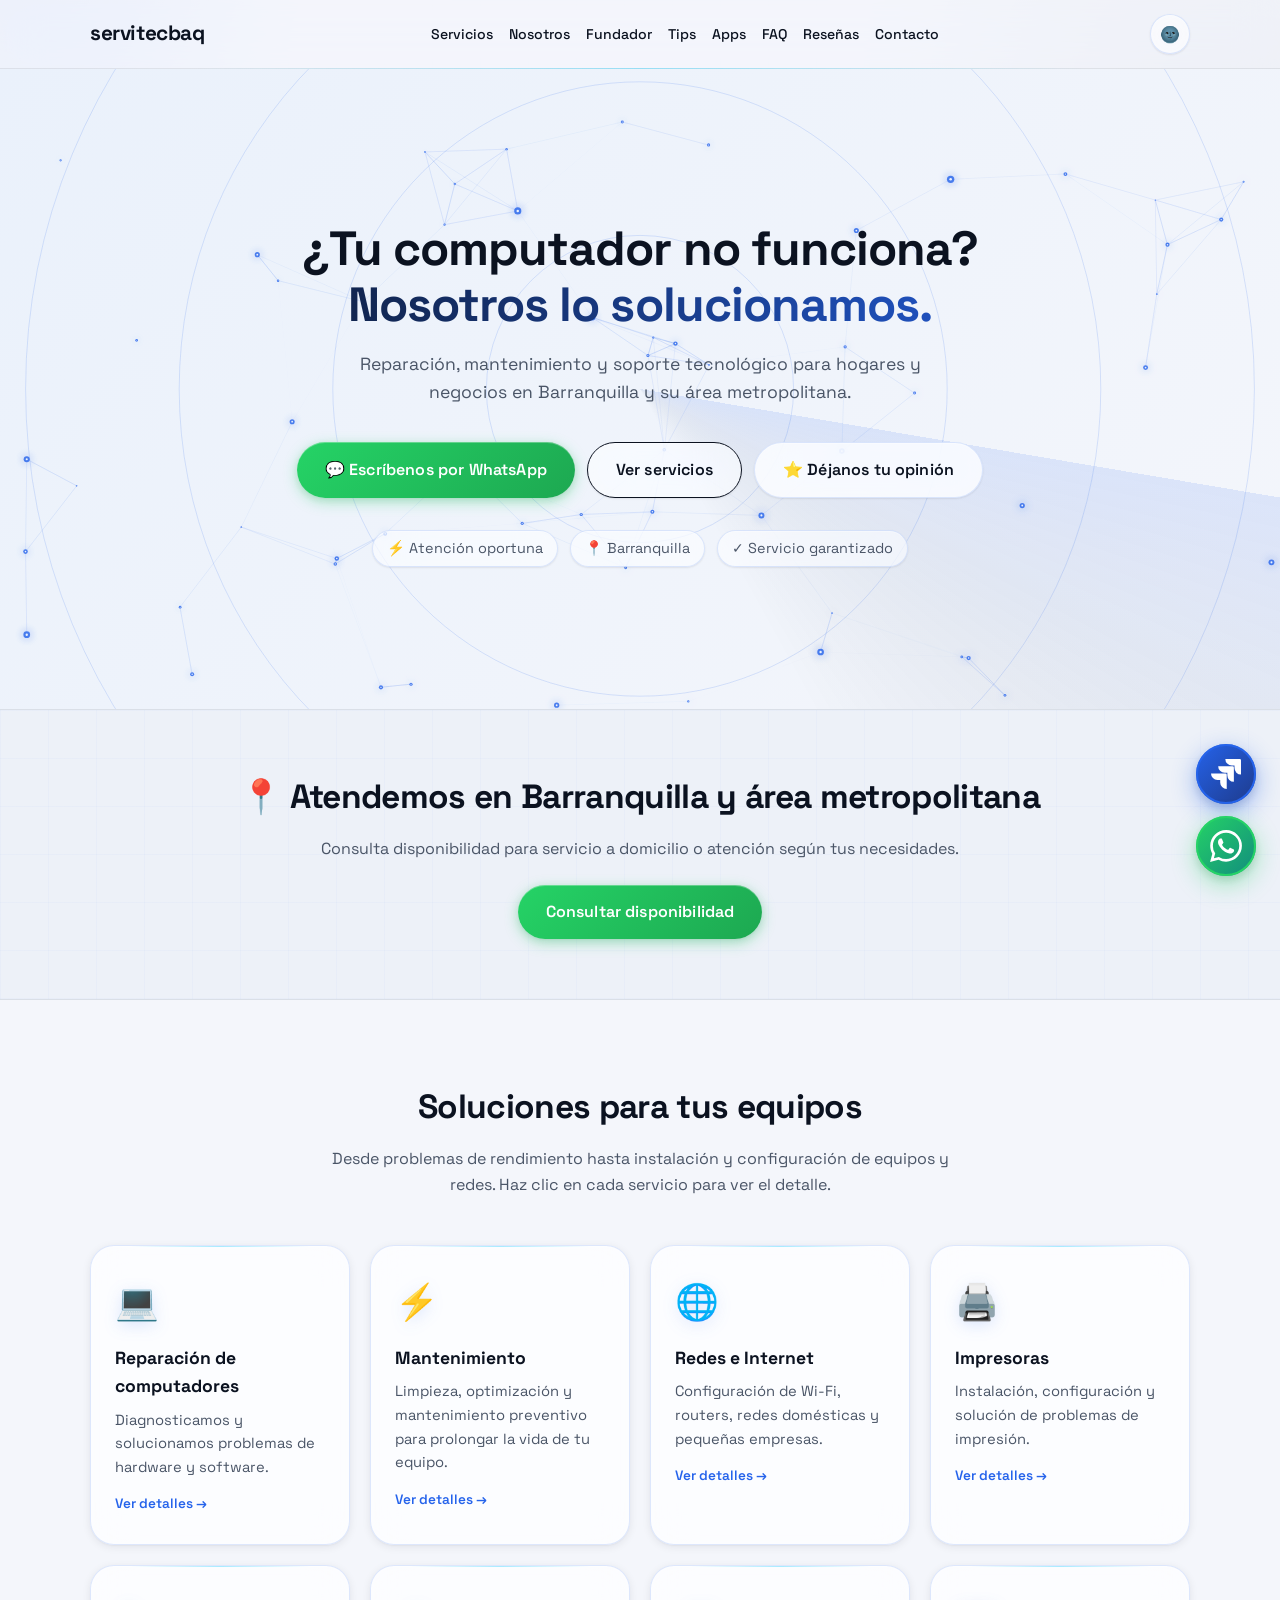
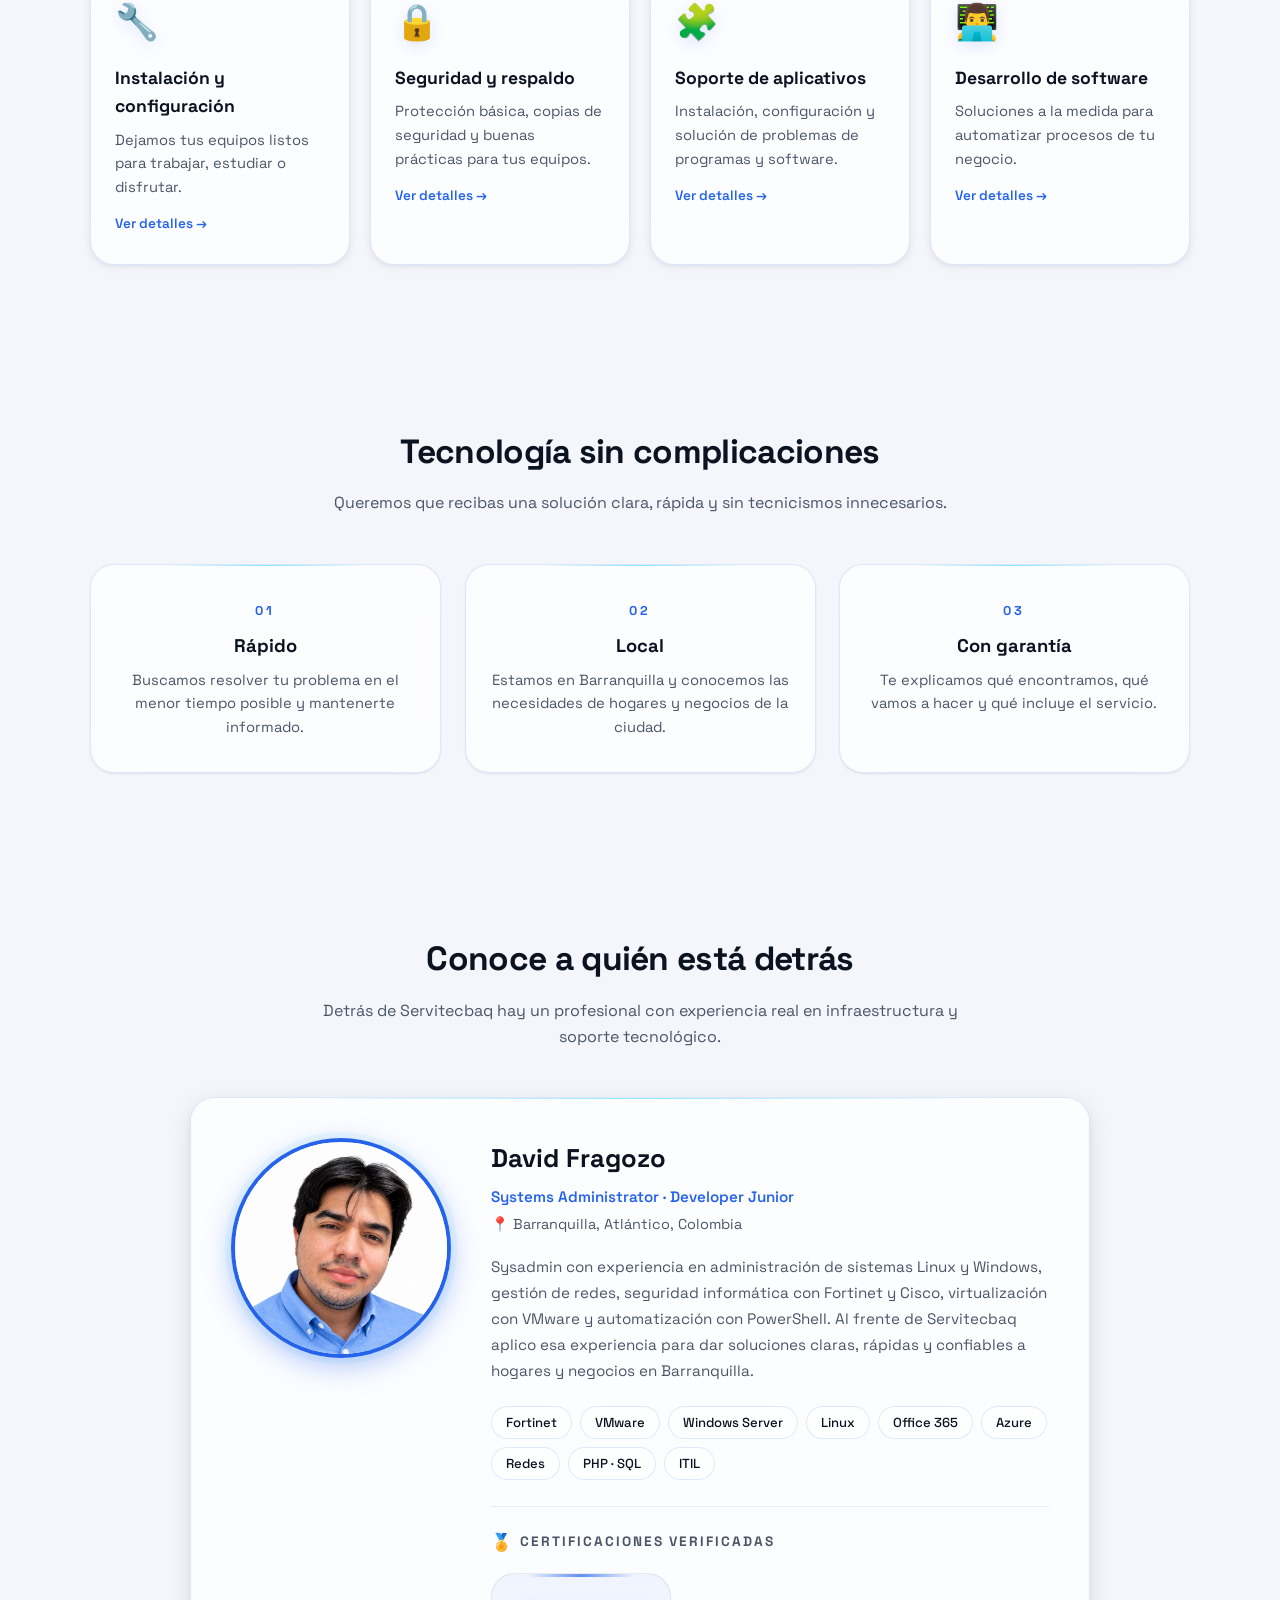
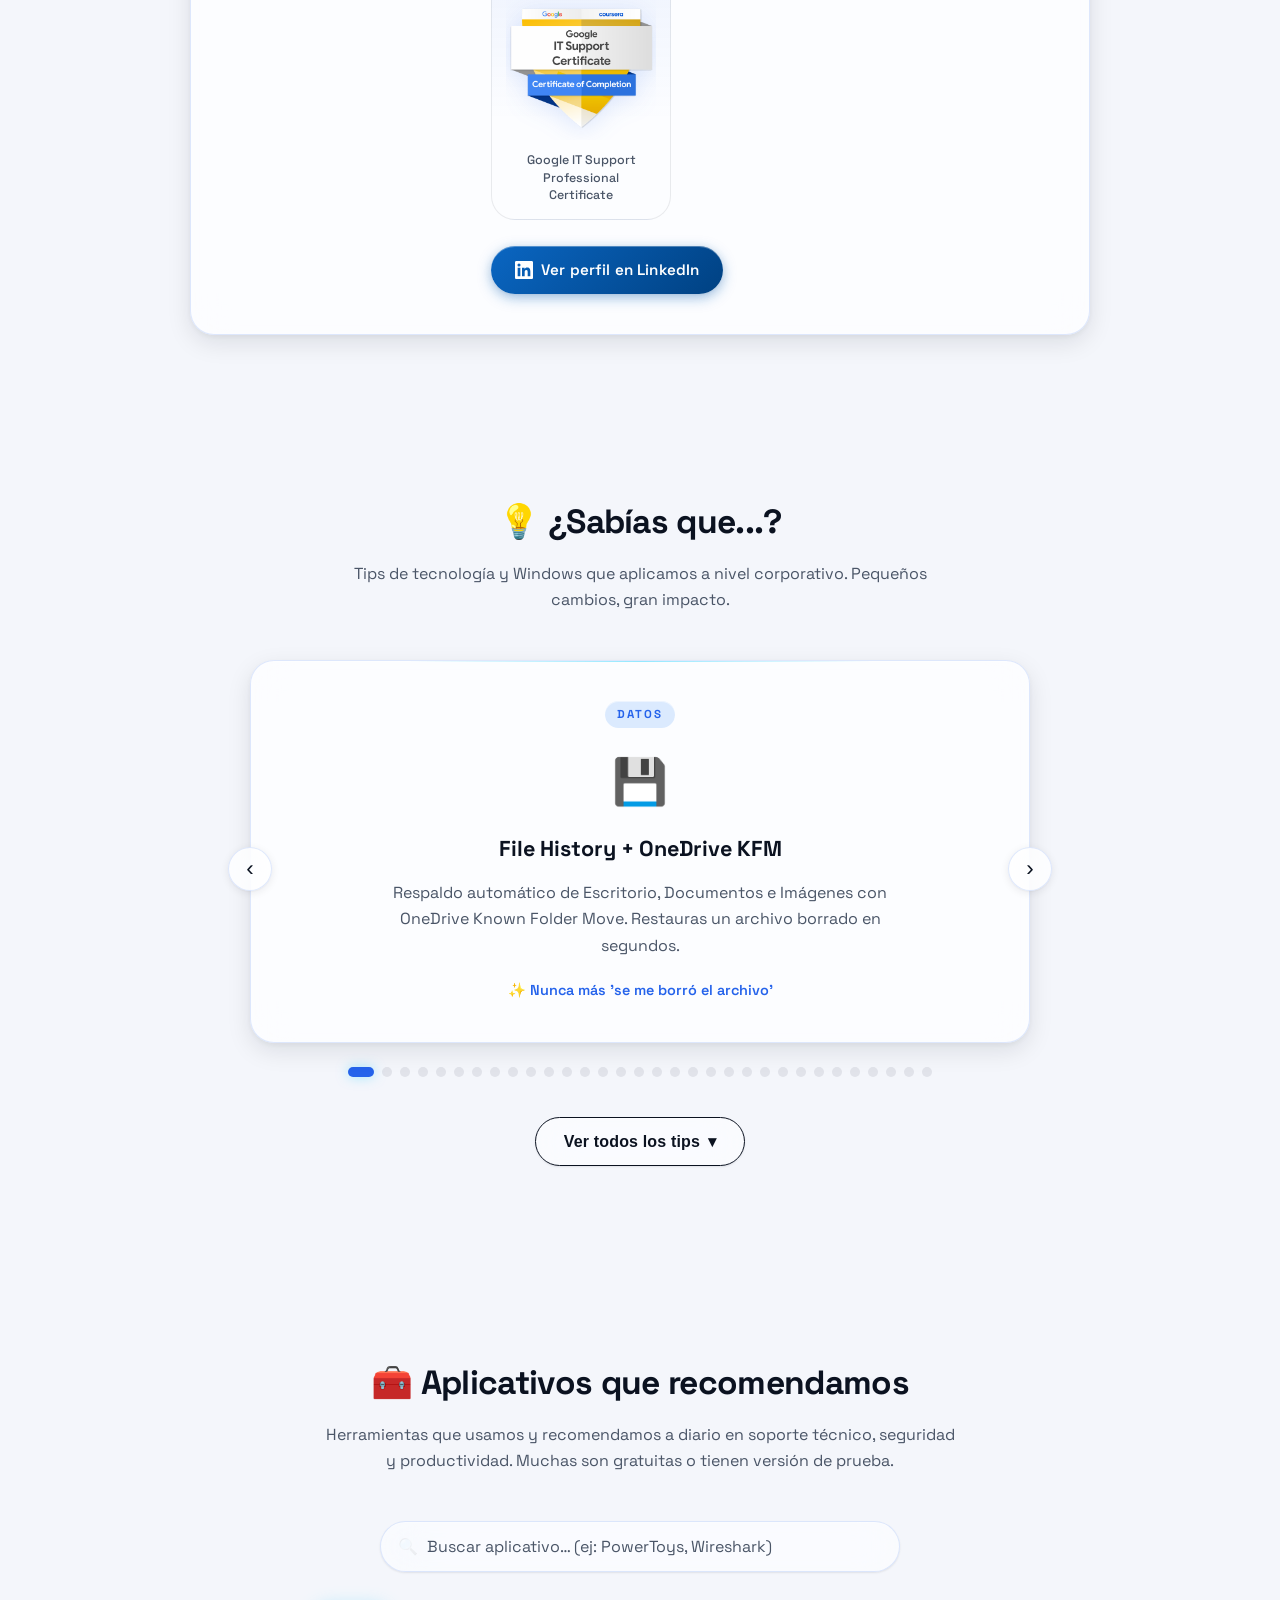
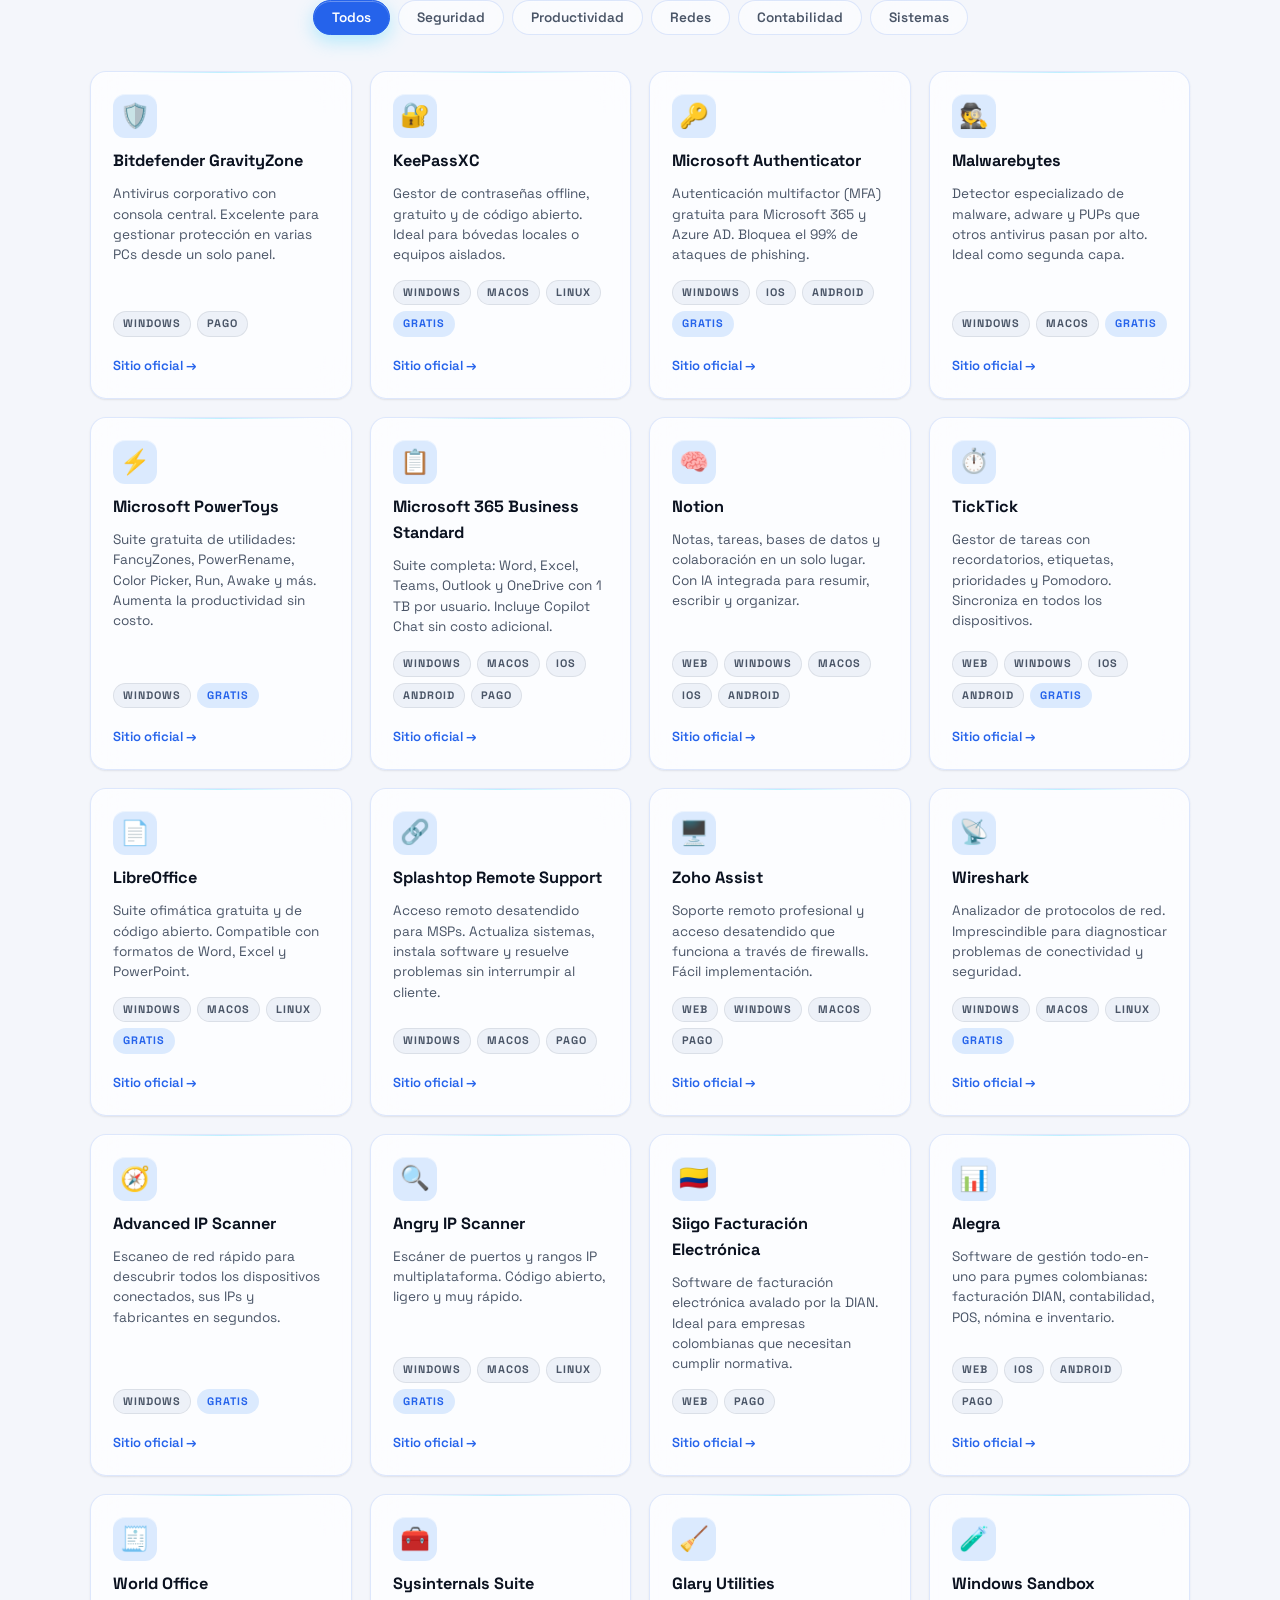
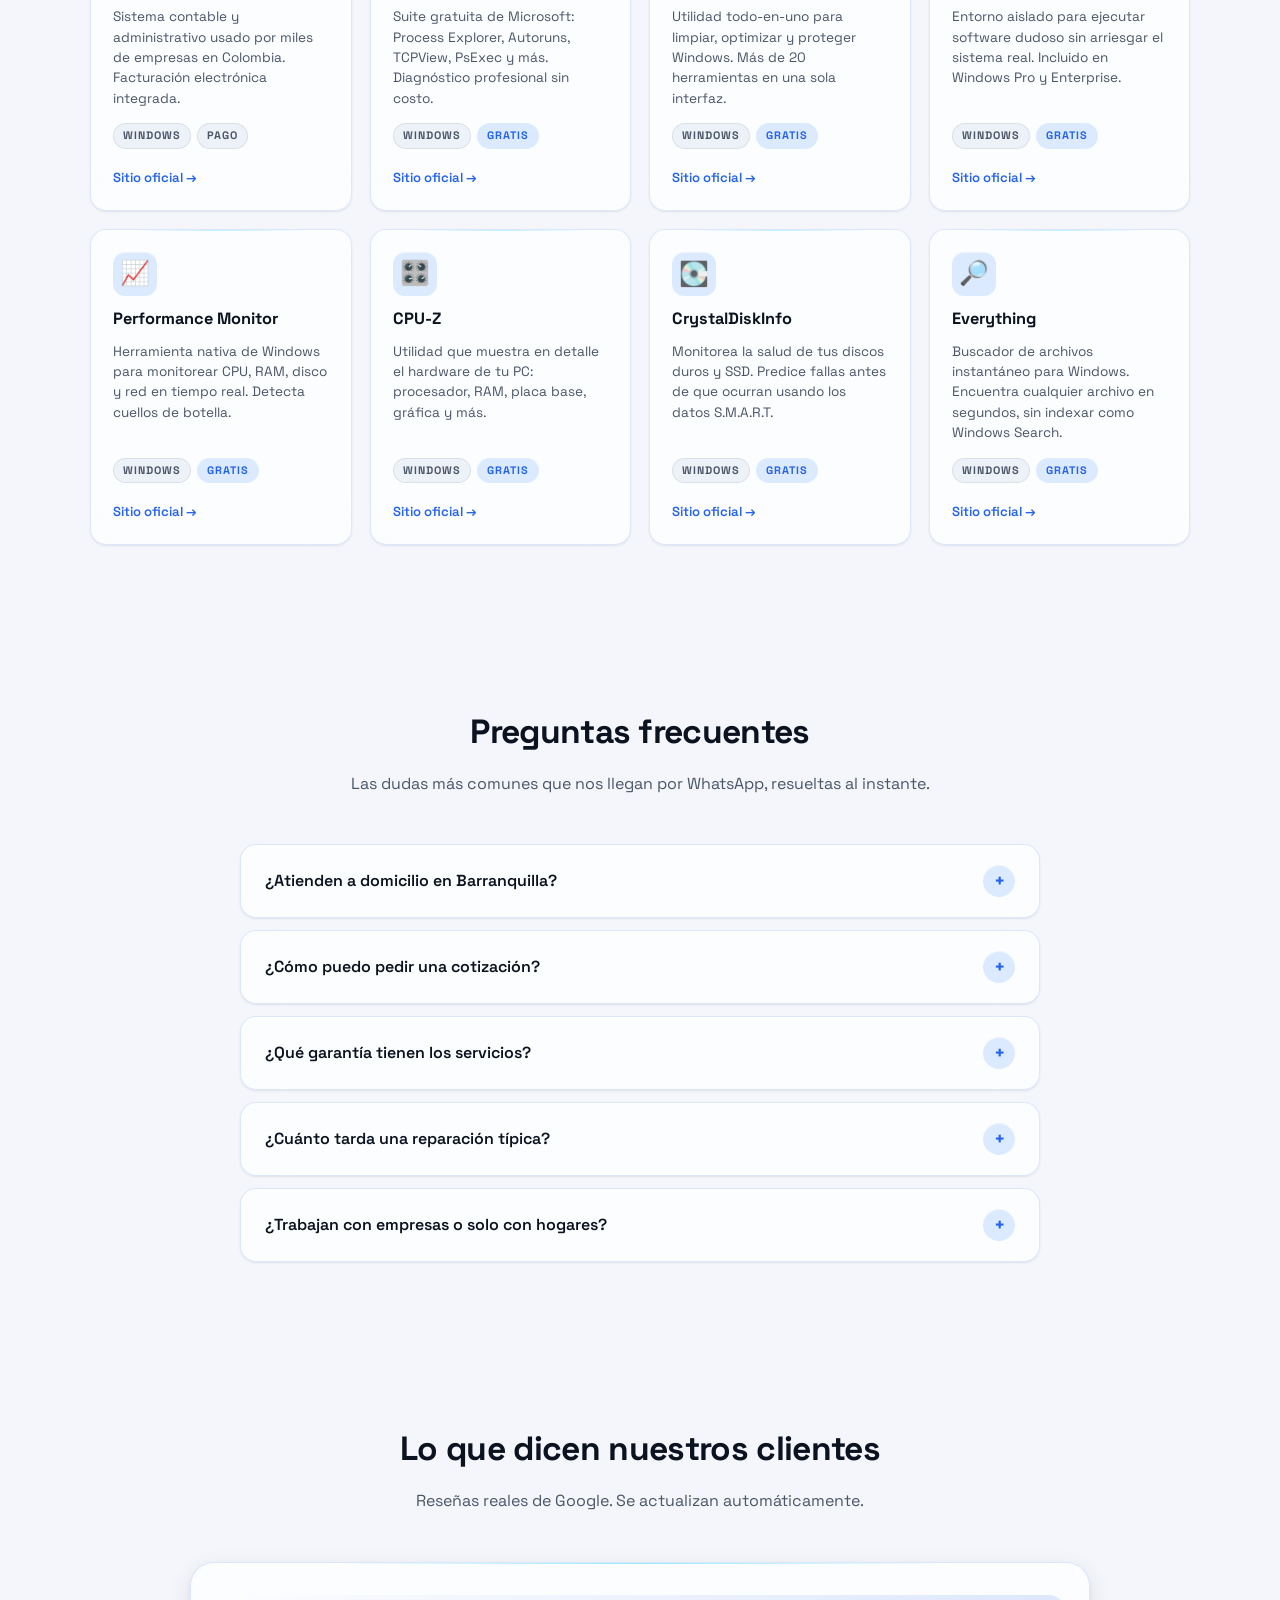
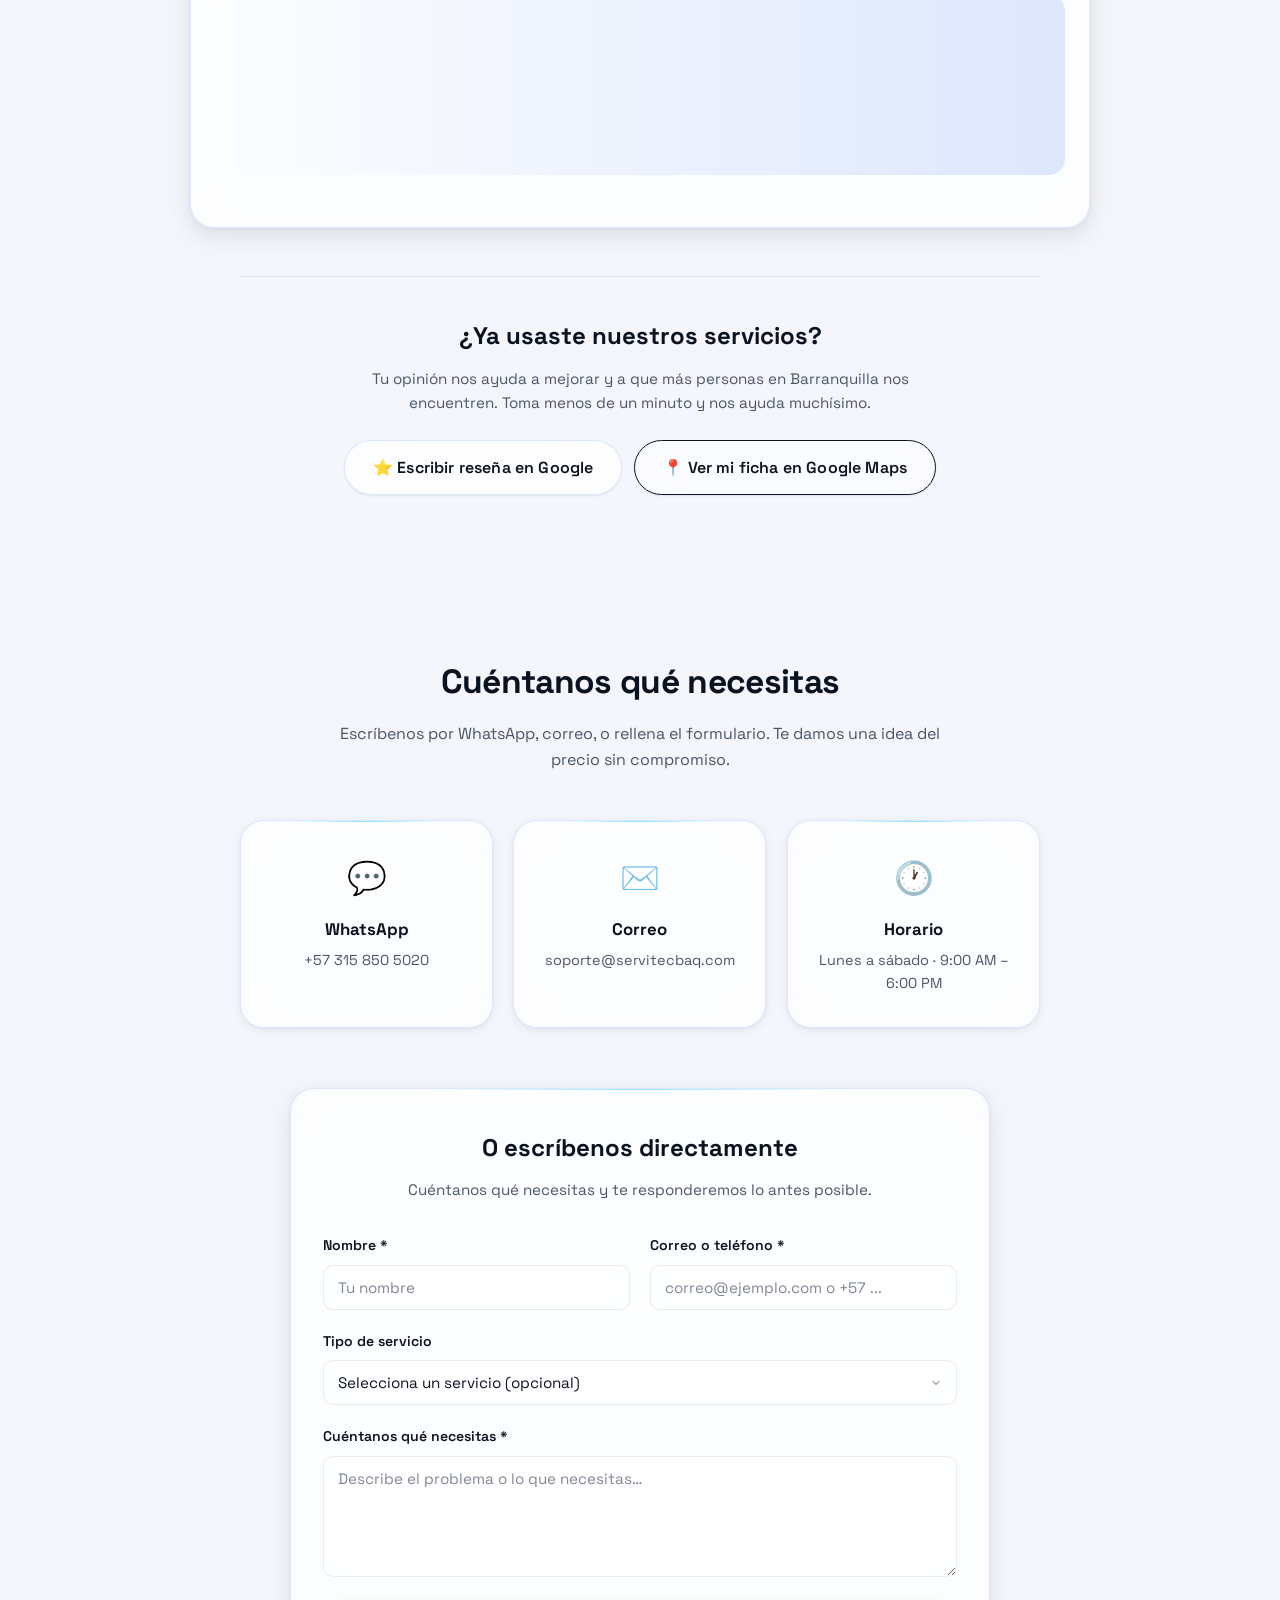
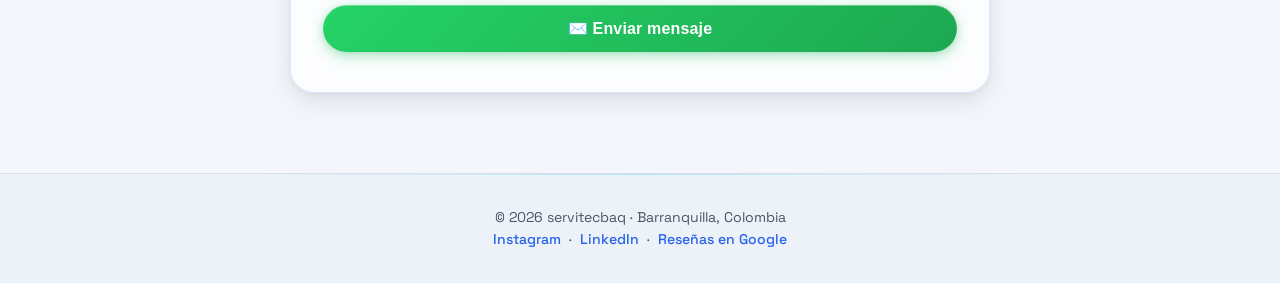
<file: index.html>
<!DOCTYPE html>
<html lang="es" data-theme="light">
<head>
  <meta charset="UTF-8">
  <meta name="viewport" content="width=device-width, initial-scale=1.0">

  <title>Reparación de Computadores en Barranquilla | Servitecbaq</title>
  <meta name="description" content="Servicio técnico a domicilio en Barranquilla. Reparación de computadores, redes, impresoras, soporte de aplicativos y desarrollo de software para hogares y negocios.">
  <meta name="keywords" content="reparación de computadores Barranquilla, servicio técnico a domicilio, soporte técnico Barranquilla, redes, impresoras, soporte aplicativos, desarrollo de software, tips windows corporativo">
  <meta name="author" content="Servitecbaq">
  <meta name="robots" content="index, follow">
  <meta name="theme-color" content="#0B1220">

  <meta name="google-site-verification" content="UroQP0TYR1nk7Vt3Ws_MzWo_x_mi3C6uYbYdDphph58" />

  <meta property="og:title" content="Servitecbaq - Reparación de Computadores en Barranquilla">
  <meta property="og:description" content="Servicio técnico a domicilio en Barranquilla y área metropolitana. Reparación, mantenimiento, soporte de aplicativos y desarrollo de software.">
  <meta property="og:type" content="website">
  <meta property="og:url" content="https://servitecbaq.com/">
  <meta property="og:locale" content="es_CO">
  <meta property="og:image" content="https://servitecbaq.com/img/og-image.png">
  <meta property="og:image:width" content="1200">
  <meta property="og:image:height" content="630">
  <meta property="og:image:alt" content="Servitecbaq - Reparación de computadores en Barranquilla">

  <meta name="twitter:card" content="summary_large_image">
  <meta name="twitter:title" content="Servitecbaq - Reparación de Computadores en Barranquilla">
  <meta name="twitter:description" content="Servicio técnico a domicilio en Barranquilla y área metropolitana. Reparación, mantenimiento, soporte de aplicativos y desarrollo de software.">
  <meta name="twitter:image" content="https://servitecbaq.com/img/og-image.png">

  <link rel="canonical" href="https://servitecbaq.com/" />
  <link rel="icon" href="data:image/svg+xml,<svg xmlns='http://www.w3.org/2000/svg' viewBox='0 0 100 100'><text y='.9em' font-size='90'>💻</text></svg>">
  <link rel="sitemap" type="application/xml" title="Sitemap" href="/sitemap.xml">

  <link rel="preconnect" href="https://fonts.googleapis.com">
  <link rel="preconnect" href="https://fonts.gstatic.com" crossorigin>
  <link href="https://fonts.googleapis.com/css2?family=Space+Grotesk:wght@400;500;600;700&family=JetBrains+Mono:wght@400;500&display=swap" rel="stylesheet">

  <link rel="preload" href="css/styles.css" as="style">

  <script>
    (function() {
      try {
        const savedTheme = localStorage.getItem('theme');
        const prefersDark = window.matchMedia('(prefers-color-scheme: dark)').matches;
        const theme = savedTheme || (prefersDark ? 'dark' : 'light');
        document.documentElement.setAttribute('data-theme', theme);
      } catch (e) {
        document.documentElement.setAttribute('data-theme', 'light');
      }
    })();
  </script>

  <link rel="stylesheet" href="css/styles.css">

  <script type="application/ld+json">
  {
    "@context": "https://schema.org",
    "@type": "LocalBusiness",
    "name": "Servitecbaq",
    "description": "Servicio técnico a domicilio en Barranquilla. Reparación de computadores, redes, impresoras, soporte de aplicativos y desarrollo de software.",
    "url": "https://servitecbaq.com/",
    "telephone": "+573158505020",
    "email": "soporte@servitecbaq.com",
    "address": {
      "@type": "PostalAddress",
      "addressLocality": "Barranquilla",
      "addressRegion": "Atlántico",
      "addressCountry": "CO"
    },
    "geo": { "@type": "GeoCoordinates", "latitude": 10.96854, "longitude": -74.78132 },
    "areaServed": [
      { "@type": "City", "name": "Barranquilla" },
      { "@type": "City", "name": "Soledad" },
      { "@type": "City", "name": "Puerto Colombia" }
    ],
    "openingHoursSpecification": [
      {
        "@type": "OpeningHoursSpecification",
        "dayOfWeek": ["Monday","Tuesday","Wednesday","Thursday","Friday","Saturday"],
        "opens": "09:00",
        "closes": "18:00"
      }
    ],
    "sameAs": [
      "https://www.instagram.com/servitecbaq",
      "https://wa.me/573158505020",
      "https://www.linkedin.com/in/davidfragozo"
    ],
    "priceRange": "$$",
    "aggregateRating": {
      "@type": "AggregateRating",
      "ratingValue": "5.0",
      "reviewCount": "3",
      "bestRating": "5",
      "worstRating": "1"
    }
  }
  </script>

  <script type="application/ld+json">
  {
    "@context": "https://schema.org",
    "@type": "FAQPage",
    "mainEntity": [
      { "@type": "Question", "name": "¿Atienden a domicilio en Barranquilla?", "acceptedAnswer": { "@type": "Answer", "text": "Sí, trabajamos a domicilio en Barranquilla, Soledad, Puerto Colombia y municipios cercanos del área metropolitana." } },
      { "@type": "Question", "name": "¿Cómo puedo pedir una cotización?", "acceptedAnswer": { "@type": "Answer", "text": "Puedes escribirnos por WhatsApp al +57 315 850 5020 y enviarnos una foto o descripción del problema. Te damos una idea del precio sin compromiso." } },
      { "@type": "Question", "name": "¿Qué garantía tienen los servicios?", "acceptedAnswer": { "@type": "Answer", "text": "Te explicamos qué encontramos, qué vamos a hacer y qué incluye el servicio antes de realizarlo. Si algo no queda bien, lo revisamos." } },
      { "@type": "Question", "name": "¿Cuánto tarda una reparación típica?", "acceptedAnswer": { "@type": "Answer", "text": "La mayoría de servicios se resuelven el mismo día o en un plazo de 24 a 48 horas, según la complejidad y la disponibilidad de repuestos." } },
      { "@type": "Question", "name": "¿Trabajan con empresas o solo con hogares?", "acceptedAnswer": { "@type": "Answer", "text": "Atendemos ambos. Tenemos experiencia en soporte a hogares y también en infraestructura, redes y mantenimiento para pequeñas y medianas empresas de Barranquilla." } }
    ]
  }
  </script>
</head>
<body>

  <!-- Cursor personalizado -->
  <div class="cursor-ring" id="cursorRing" aria-hidden="true"></div>
  <div class="cursor-dot" id="cursorDot" aria-hidden="true"></div>

  <!-- Botón flotante de WhatsApp -->
  <a href="https://wa.me/573158505020?text=Hola%20Servitecbaq%2C%20necesito%20ayuda%20con%20mi%20computador"
     class="whatsapp-float"
     data-cursor="hover"
     target="_blank"
     rel="noopener"
     aria-label="Escríbenos por WhatsApp">
    <svg xmlns="http://www.w3.org/2000/svg" viewBox="0 0 24 24" width="28" height="28" fill="currentColor" aria-hidden="true">
      <path d="M17.472 14.382c-.297-.149-1.758-.867-2.03-.967-.273-.099-.471-.148-.67.15-.197.297-.767.966-.94 1.164-.173.199-.347.223-.644.075-.297-.15-1.255-.463-2.39-1.475-.883-.788-1.48-1.761-1.653-2.059-.173-.297-.018-.458.13-.606.134-.133.298-.347.446-.52.149-.174.198-.298.298-.497.099-.198.05-.371-.025-.52-.075-.149-.669-1.612-.916-2.207-.242-.579-.487-.5-.669-.51-.173-.008-.371-.01-.57-.01-.198 0-.52.074-.792.372-.272.297-1.04 1.016-1.04 2.479 0 1.462 1.065 2.875 1.213 3.074.149.198 2.096 3.2 5.077 4.487.709.306 1.262.489 1.694.625.712.227 1.36.195 1.871.118.571-.085 1.758-.719 2.006-1.413.248-.694.248-1.289.173-1.413-.074-.124-.272-.198-.57-.347m-5.421 7.403h-.004a9.87 9.87 0 01-5.031-1.378l-.361-.214-3.741.982.998-3.648-.235-.374a9.86 9.86 0 01-1.51-5.26c.001-5.45 4.436-9.884 9.888-9.884 2.64 0 5.122 1.03 6.988 2.898a9.825 9.825 0 012.893 6.994c-.003 5.45-4.437 9.884-9.885 9.884m8.413-18.297A11.815 11.815 0 0012.05 0C5.495 0 .16 5.335.157 11.892c0 2.096.547 4.142 1.588 5.945L.057 24l6.305-1.654a11.882 11.882 0 005.683 1.448h.005c6.554 0 11.89-5.335 11.893-11.893a11.821 11.821 0 00-3.48-8.413z"/>
    </svg>
  </a>

  <!-- Botón flotante de Jira Service Management -->
  <button type="button"
          class="jira-float"
          id="jiraFloatBtn"
          data-cursor="hover"
          aria-label="Abrir formulario de soporte técnico"
          title="Abrir ticket de soporte técnico">
    <svg xmlns="http://www.w3.org/2000/svg" viewBox="0 0 24 24" width="30" height="30" fill="currentColor" aria-hidden="true">
      <path d="M11.571 11.513H0a5.218 5.218 0 0 0 5.232 5.215h2.13v2.057A5.215 5.215 0 0 0 12.575 24V12.518a1.005 1.005 0 0 0-1.005-1.005zm5.723-5.756H5.736a5.215 5.215 0 0 0 5.215 5.214h2.129v2.058a5.218 5.218 0 0 0 5.215 5.214V6.758a1.001 1.001 0 0 0-1.001-1.001zM23.013 0H11.455a5.215 5.215 0 0 0 5.215 5.215h2.129v2.057A5.215 5.215 0 0 0 24 12.483V1.005A1.001 1.001 0 0 0 23.013 0z"/>
    </svg>
  </button>

  <!-- Header -->
  <header class="header">
    <div class="container header-inner">
      <a href="#inicio" class="logo" data-cursor="hover">servitecbaq</a>
      <nav class="nav" id="nav">
        <a href="#servicios" data-cursor="hover">Servicios</a>
        <a href="#nosotros" data-cursor="hover">Nosotros</a>
        <a href="#fundador" data-cursor="hover">Fundador</a>
        <a href="#tips" data-cursor="hover">Tips</a>
        <a href="#apps" data-cursor="hover">Apps</a>
        <a href="#faq" data-cursor="hover">FAQ</a>
        <a href="#resenas" data-cursor="hover">Reseñas</a>
        <a href="#contacto" data-cursor="hover">Contacto</a>
      </nav>
      <div class="header-actions">
        <button class="theme-toggle" id="themeToggle" data-cursor="hover" aria-label="Cambiar tema claro/oscuro" title="Cambiar tema">
          <span class="theme-icon-light">🌚</span>
          <span class="theme-icon-dark">🌞</span>
        </button>
        <button class="nav-toggle" id="navToggle" aria-label="Abrir menú">☰</button>
      </div>
    </div>
  </header>

  <!-- Hero -->
  <section class="hero" id="inicio">
    <canvas id="heroRadar"></canvas>
    <div class="container">
      <h1>
        <span class="hero-line">¿Tu computador no funciona?</span>
        <span class="hero-line hero-line-accent">Nosotros lo solucionamos.</span>
      </h1>
      <p class="hero-subtitle">Reparación, mantenimiento y soporte tecnológico para hogares y negocios en Barranquilla y su área metropolitana.</p>
      <div class="hero-cta">
        <a href="https://wa.me/573158505020?text=Hola%2C%20necesito%20servicio%20t%C3%A9cnico"
           class="btn btn-whatsapp" data-cursor="hover" target="_blank" rel="noopener">
          💬 Escríbenos por WhatsApp
        </a>
        <a href="#servicios" class="btn btn-outline" data-cursor="hover">Ver servicios</a>
        <a href="https://g.page/r/CRBuazdosaVREAE/review"
           class="btn btn-review" data-cursor="hover" target="_blank" rel="noopener">
          ⭐ Déjanos tu opinión
        </a>
      </div>
      <div class="hero-badges">
        <span>⚡ Atención oportuna</span>
        <span>📍 Barranquilla</span>
        <span>✓ Servicio garantizado</span>
      </div>
    </div>
  </section>

  <!-- Cobertura -->
  <section class="coverage">
    <div class="container">
      <h2 class="section-title">📍 Atendemos en Barranquilla y área metropolitana</h2>
      <p class="section-subtitle">Consulta disponibilidad para servicio a domicilio o atención según tus necesidades.</p>
      <a href="https://wa.me/573158505020?text=Hola%2C%20quisiera%20saber%20si%20atienden%20en%20mi%20zona"
         class="btn btn-whatsapp" data-cursor="hover" target="_blank" rel="noopener">
        Consultar disponibilidad
      </a>
    </div>
  </section>

  <!-- Servicios -->
  <section class="services" id="servicios">
    <div class="container">
      <h2 class="section-title">Soluciones para tus equipos</h2>
      <p class="section-subtitle">Desde problemas de rendimiento hasta instalación y configuración de equipos y redes. Haz clic en cada servicio para ver el detalle.</p>

      <div class="services-grid">
        <article class="service-card" data-service="reparacion" data-cursor="view" tabindex="0" role="button" aria-label="Ver detalle de Reparación de computadores">
          <div class="service-icon">💻</div>
          <h3>Reparación de computadores</h3>
          <p>Diagnosticamos y solucionamos problemas de hardware y software.</p>
          <span class="service-more">Ver detalles →</span>
        </article>
        <article class="service-card" data-service="mantenimiento" data-cursor="view" tabindex="0" role="button" aria-label="Ver detalle de Mantenimiento">
          <div class="service-icon">⚡</div>
          <h3>Mantenimiento</h3>
          <p>Limpieza, optimización y mantenimiento preventivo para prolongar la vida de tu equipo.</p>
          <span class="service-more">Ver detalles →</span>
        </article>
        <article class="service-card" data-service="redes" data-cursor="view" tabindex="0" role="button" aria-label="Ver detalle de Redes e Internet">
          <div class="service-icon">🌐</div>
          <h3>Redes e Internet</h3>
          <p>Configuración de Wi-Fi, routers, redes domésticas y pequeñas empresas.</p>
          <span class="service-more">Ver detalles →</span>
        </article>
        <article class="service-card" data-service="impresoras" data-cursor="view" tabindex="0" role="button" aria-label="Ver detalle de Impresoras">
          <div class="service-icon">🖨️</div>
          <h3>Impresoras</h3>
          <p>Instalación, configuración y solución de problemas de impresión.</p>
          <span class="service-more">Ver detalles →</span>
        </article>
        <article class="service-card" data-service="instalacion" data-cursor="view" tabindex="0" role="button" aria-label="Ver detalle de Instalación y configuración">
          <div class="service-icon">🔧</div>
          <h3>Instalación y configuración</h3>
          <p>Dejamos tus equipos listos para trabajar, estudiar o disfrutar.</p>
          <span class="service-more">Ver detalles →</span>
        </article>
        <article class="service-card" data-service="seguridad" data-cursor="view" tabindex="0" role="button" aria-label="Ver detalle de Seguridad y respaldo">
          <div class="service-icon">🔒</div>
          <h3>Seguridad y respaldo</h3>
          <p>Protección básica, copias de seguridad y buenas prácticas para tus equipos.</p>
          <span class="service-more">Ver detalles →</span>
        </article>
        <article class="service-card" data-service="aplicativos" data-cursor="view" tabindex="0" role="button" aria-label="Ver detalle de Soporte de aplicativos">
          <div class="service-icon">🧩</div>
          <h3>Soporte de aplicativos</h3>
          <p>Instalación, configuración y solución de problemas de programas y software.</p>
          <span class="service-more">Ver detalles →</span>
        </article>
        <article class="service-card" data-service="desarrollo" data-cursor="view" tabindex="0" role="button" aria-label="Ver detalle de Desarrollo de software">
          <div class="service-icon">👨‍💻</div>
          <h3>Desarrollo de software</h3>
          <p>Soluciones a la medida para automatizar procesos de tu negocio.</p>
          <span class="service-more">Ver detalles →</span>
        </article>
      </div>
    </div>
  </section>

  <!-- Por qué elegirnos -->
  <section class="why-us" id="nosotros">
    <div class="container">
      <h2 class="section-title">Tecnología sin complicaciones</h2>
      <p class="section-subtitle">Queremos que recibas una solución clara, rápida y sin tecnicismos innecesarios.</p>
      <div class="features-grid">
        <div class="feature">
          <span class="feature-number">01</span>
          <h3>Rápido</h3>
          <p>Buscamos resolver tu problema en el menor tiempo posible y mantenerte informado.</p>
        </div>
        <div class="feature">
          <span class="feature-number">02</span>
          <h3>Local</h3>
          <p>Estamos en Barranquilla y conocemos las necesidades de hogares y negocios de la ciudad.</p>
        </div>
        <div class="feature">
          <span class="feature-number">03</span>
          <h3>Con garantía</h3>
          <p>Te explicamos qué encontramos, qué vamos a hacer y qué incluye el servicio.</p>
        </div>
      </div>
    </div>
  </section>

  <!-- Fundador -->
  <section class="founder" id="fundador">
    <div class="container">
      <h2 class="section-title">Conoce a quién está detrás</h2>
      <p class="section-subtitle">Detrás de Servitecbaq hay un profesional con experiencia real en infraestructura y soporte tecnológico.</p>

      <div class="founder-card">
        <div class="founder-photo">
          <img src="img/david.jpg" alt="David Fragozo, fundador de Servitecbaq" loading="lazy" decoding="async">
        </div>
        <div class="founder-info">
          <h3>David Fragozo</h3>
          <p class="founder-role">Systems Administrator · Developer Junior</p>
          <p class="founder-location">📍 Barranquilla, Atlántico, Colombia</p>
          <p class="founder-bio">
            Sysadmin con experiencia en administración de sistemas Linux y Windows, gestión de redes,
            seguridad informática con Fortinet y Cisco, virtualización con VMware y automatización con PowerShell.
            Al frente de Servitecbaq aplico esa experiencia para dar soluciones claras, rápidas y confiables
            a hogares y negocios en Barranquilla.
          </p>
          <div class="founder-skills">
            <span>Fortinet</span>
            <span>VMware</span>
            <span>Windows Server</span>
            <span>Linux</span>
            <span>Office 365</span>
            <span>Azure</span>
            <span>Redes</span>
            <span>PHP · SQL</span>
            <span>ITIL</span>
          </div>

          <div class="founder-certs">
            <h4 class="founder-certs-title">
              <span aria-hidden="true">🏅</span> Certificaciones verificadas
            </h4>
            <div class="founder-certs-grid">
              <a href="https://www.credly.com/badges/c98f5dc1-7de0-4c18-96d7-27d513a103b8"
                 class="cert-badge"
                 data-cursor="hover"
                 target="_blank"
                 rel="noopener"
                 aria-label="Ver certificación Google IT Support Professional Certificate en Credly">
                <div class="cert-embed">
                  <img src="img/google-it-support.png"
                       alt="Badge de Google IT Support Professional Certificate"
                       loading="lazy"
                       decoding="async"
                       width="1000"
                       height="1000">
                </div>
                <p class="cert-name">Google IT Support Professional Certificate</p>
              </a>
            </div>
          </div>

          <a href="https://www.linkedin.com/in/davidfragozo"
             class="btn btn-linkedin" data-cursor="hover" target="_blank" rel="noopener">
            <svg xmlns="http://www.w3.org/2000/svg" width="18" height="18" viewBox="0 0 24 24" fill="currentColor" aria-hidden="true">
              <path d="M20.447 20.452h-3.554v-5.569c0-1.328-.027-3.037-1.852-3.037-1.853 0-2.136 1.445-2.136 2.939v5.667H9.351V9h3.414v1.561h.046c.477-.9 1.637-1.85 3.37-1.85 3.601 0 4.267 2.37 4.267 5.455v6.286zM5.337 7.433a2.062 2.062 0 01-2.063-2.065 2.063 2.063 0 112.063 2.065zm1.782 13.019H3.555V9h3.564v11.452zM22.225 0H1.771C.792 0 0 .774 0 1.729v20.542C0 23.227.792 24 1.771 24h20.451C23.2 24 24 23.227 24 22.271V1.729C24 .774 23.2 0 22.222 0h.003z"/>
            </svg>
            Ver perfil en LinkedIn
          </a>
        </div>
      </div>
    </div>
  </section>

  <!-- Tips -->
  <section class="tips" id="tips">
    <div class="container">
      <h2 class="section-title">💡 ¿Sabías que...?</h2>
      <p class="section-subtitle">
        Tips de tecnología y Windows que aplicamos a nivel corporativo. Pequeños cambios, gran impacto.
      </p>

      <div class="tip-carousel" id="tipCarousel">
        <div class="tip-track" id="tipTrack"></div>
        <button class="tip-nav tip-nav-prev" id="tipPrev" data-cursor="hover" aria-label="Tip anterior">‹</button>
        <button class="tip-nav tip-nav-next" id="tipNext" data-cursor="hover" aria-label="Tip siguiente">›</button>
        <div class="tip-dots" id="tipDots"></div>
      </div>

      <button class="btn btn-outline tips-expand-btn" id="tipsExpandBtn" data-cursor="hover" aria-expanded="false">
        <span class="tips-expand-text">Ver todos los tips</span> <span class="tips-expand-icon">▾</span>
      </button>

      <div class="tips-grid-wrapper" id="tipsGridWrapper">
        <div class="tips-grid" id="tipsGrid"></div>
      </div>
    </div>
  </section>

  <!-- Aplicativos -->
  <section class="apps" id="apps">
    <div class="container">
      <h2 class="section-title">🧰 Aplicativos que recomendamos</h2>
      <p class="section-subtitle">
        Herramientas que usamos y recomendamos a diario en soporte técnico, seguridad y productividad.
        Muchas son gratuitas o tienen versión de prueba.
      </p>

      <div class="apps-search">
        <input type="search" id="appsSearch" class="apps-search-input"
               placeholder="Buscar aplicativo… (ej: PowerToys, Wireshark)"
               aria-label="Buscar aplicativo">
      </div>

      <div class="apps-filters" id="appsFilters">
        <button class="apps-filter active" data-cursor="hover" data-category="all">Todos</button>
      </div>

      <div class="apps-grid" id="appsGrid"></div>

      <p class="apps-empty" id="appsEmpty" hidden>
        No encontramos aplicativos con ese criterio. Prueba con otra búsqueda.
      </p>
    </div>
  </section>

  <!-- FAQ -->
  <section class="faq" id="faq">
    <div class="container">
      <h2 class="section-title">Preguntas frecuentes</h2>
      <p class="section-subtitle">Las dudas más comunes que nos llegan por WhatsApp, resueltas al instante.</p>

      <div class="faq-list">
        <details class="faq-item">
          <summary data-cursor="hover">
            <span>¿Atienden a domicilio en Barranquilla?</span>
            <span class="faq-icon" aria-hidden="true">+</span>
          </summary>
          <div class="faq-answer">
            Sí, trabajamos a domicilio en Barranquilla, Soledad, Puerto Colombia y municipios cercanos del área metropolitana.
          </div>
        </details>
        <details class="faq-item">
          <summary data-cursor="hover">
            <span>¿Cómo puedo pedir una cotización?</span>
            <span class="faq-icon" aria-hidden="true">+</span>
          </summary>
          <div class="faq-answer">
            Puedes escribirnos por WhatsApp al +57 315 850 5020 y enviarnos una foto o descripción del problema. Te damos una idea del precio sin compromiso.
          </div>
        </details>
        <details class="faq-item">
          <summary data-cursor="hover">
            <span>¿Qué garantía tienen los servicios?</span>
            <span class="faq-icon" aria-hidden="true">+</span>
          </summary>
          <div class="faq-answer">
            Te explicamos qué encontramos, qué vamos a hacer y qué incluye el servicio antes de realizarlo. Si algo no queda bien, lo revisamos.
          </div>
        </details>
        <details class="faq-item">
          <summary data-cursor="hover">
            <span>¿Cuánto tarda una reparación típica?</span>
            <span class="faq-icon" aria-hidden="true">+</span>
          </summary>
          <div class="faq-answer">
            La mayoría de servicios se resuelven el mismo día o en un plazo de 24 a 48 horas, según la complejidad y la disponibilidad de repuestos.
          </div>
        </details>
        <details class="faq-item">
          <summary data-cursor="hover">
            <span>¿Trabajan con empresas o solo con hogares?</span>
            <span class="faq-icon" aria-hidden="true">+</span>
          </summary>
          <div class="faq-answer">
            Atendemos ambos. Tenemos experiencia en soporte a hogares y también en infraestructura, redes y mantenimiento para pequeñas y medianas empresas de Barranquilla.
          </div>
        </details>
      </div>
    </div>
  </section>

  <!-- Reseñas -->
  <section class="reviews" id="resenas">
    <div class="container">
      <h2 class="section-title">Lo que dicen nuestros clientes</h2>
      <p class="section-subtitle">Reseñas reales de Google. Se actualizan automáticamente.</p>

      <div class="grwidget-wrapper">
        <div class="grwidget-embed" data-grwidget-key="G0gOrv6WNkt5ry1ARyK4NQHH" id="grWidgetContainer"></div>
      </div>

      <div class="reviews-cta-inner">
        <h3 class="reviews-cta-title">¿Ya usaste nuestros servicios?</h3>
        <p class="reviews-cta-subtitle">
          Tu opinión nos ayuda a mejorar y a que más personas en Barranquilla nos encuentren.
          Toma menos de un minuto y nos ayuda muchísimo.
        </p>
        <div class="reviews-cta-buttons">
          <a href="https://g.page/r/CRBuazdosaVREAE/review"
             class="btn btn-review" data-cursor="hover" target="_blank" rel="noopener">
            ⭐ Escribir reseña en Google
          </a>
          <a href="https://maps.app.goo.gl/bVDcFfRkvRaywEDJ7"
             class="btn btn-outline" data-cursor="hover" target="_blank" rel="noopener">
            📍 Ver mi ficha en Google Maps
          </a>
        </div>
      </div>
    </div>
  </section>

  <!-- Contacto -->
  <section class="contact" id="contacto">
    <div class="container">
      <h2 class="section-title">Cuéntanos qué necesitas</h2>
      <p class="section-subtitle">Escríbenos por WhatsApp, correo, o rellena el formulario. Te damos una idea del precio sin compromiso.</p>

      <div class="contact-grid">
        <a href="https://wa.me/573158505020?text=Hola%20Servitecbaq%2C%20necesito%20un%20servicio"
           class="contact-card" data-cursor="hover" target="_blank" rel="noopener">
          <span class="contact-icon">💬</span>
          <h3>WhatsApp</h3>
          <p>+57 315 850 5020</p>
        </a>
        <a href="mailto:soporte@servitecbaq.com" class="contact-card" data-cursor="hover">
          <span class="contact-icon">✉️</span>
          <h3>Correo</h3>
          <p>soporte@servitecbaq.com</p>
        </a>
        <div class="contact-card">
          <span class="contact-icon">🕐</span>
          <h3>Horario</h3>
          <p>Lunes a sábado · 9:00 AM – 6:00 PM</p>
        </div>
      </div>

      <div class="contact-form-wrapper">
        <h3 class="contact-form-title">O escríbenos directamente</h3>
        <p class="contact-form-subtitle">
          Cuéntanos qué necesitas y te responderemos lo antes posible.
        </p>

        <form
          action="https://api.web3forms.com/submit"
          method="POST"
          class="contact-form"
          id="contactForm"
        >
          <input type="hidden" name="access_key" value="59cca39b-b622-4efd-a919-7bc2be70da10">
          <input type="hidden" name="subject" value="Nuevo mensaje desde servitecbaq">
          <input type="checkbox" name="botcheck" style="display: none !important;" tabindex="-1" autocomplete="off">

          <div class="form-row">
            <div class="form-field">
              <label for="form-name">Nombre *</label>
              <input type="text" id="form-name" name="name" required placeholder="Tu nombre" autocomplete="name">
            </div>
            <div class="form-field">
              <label for="form-contact">Correo o teléfono *</label>
              <input type="text" id="form-contact" name="contact" required placeholder="correo@ejemplo.com o +57 ..." autocomplete="email">
            </div>
          </div>

          <div class="form-field">
            <label for="form-service">Tipo de servicio</label>
            <select id="form-service" name="service">
              <option value="">Selecciona un servicio (opcional)</option>
              <option value="Reparación de computadores">Reparación de computadores</option>
              <option value="Mantenimiento">Mantenimiento</option>
              <option value="Redes e Internet">Redes e Internet</option>
              <option value="Impresoras">Impresoras</option>
              <option value="Instalación y configuración">Instalación y configuración</option>
              <option value="Seguridad y respaldo">Seguridad y respaldo</option>
              <option value="Soporte de aplicativos">Soporte de aplicativos</option>
              <option value="Desarrollo de software">Desarrollo de software</option>
              <option value="Otro">Otro</option>
            </select>
          </div>

          <div class="form-field">
            <label for="form-message">Cuéntanos qué necesitas *</label>
            <textarea id="form-message" name="message" required rows="5" placeholder="Describe el problema o lo que necesitas…"></textarea>
          </div>

          <button type="submit" class="btn btn-whatsapp form-submit" id="formSubmit" data-cursor="hover">
            ✉️ Enviar mensaje
          </button>

          <p class="form-status" id="formStatus" hidden></p>
        </form>
      </div>
    </div>
  </section>

  <!-- Footer -->
  <footer class="footer">
    <div class="container">
      <p>© 2026 servitecbaq · Barranquilla, Colombia</p>
      <p>
        <a href="https://www.instagram.com/servitecbaq" data-cursor="hover" target="_blank" rel="noopener">Instagram</a>
        &nbsp;·&nbsp;
        <a href="https://www.linkedin.com/in/davidfragozo" data-cursor="hover" target="_blank" rel="noopener">LinkedIn</a>
        &nbsp;·&nbsp;
        <a href="https://g.page/r/CRBuazdosaVREAE/review" data-cursor="hover" target="_blank" rel="noopener">Reseñas en Google</a>
      </p>
    </div>
  </footer>

  <!-- Modal -->
  <div class="modal" id="serviceModal" aria-hidden="true" role="dialog" aria-modal="true" aria-labelledby="modalTitle">
    <div class="modal-overlay" data-close-modal></div>
    <div class="modal-box" role="document">
      <button class="modal-close" id="modalClose" data-cursor="hover" aria-label="Cerrar">✕</button>
      <div class="modal-icon" id="modalIcon">💻</div>
      <h3 class="modal-title" id="modalTitle">Título</h3>
      <p class="modal-desc" id="modalDesc">Descripción</p>
      <ul class="modal-list" id="modalList"></ul>
      <a href="https://wa.me/573158505020?text=Hola%2C%20quiero%20informaci%C3%B3n%20sobre%20este%20servicio"
         class="btn btn-whatsapp modal-cta" data-cursor="hover" target="_blank" rel="noopener">
        💬 Consultar por WhatsApp
      </a>
    </div>
  </div>

  <script src="js/main.js"></script>
</body>
</html>
</file>
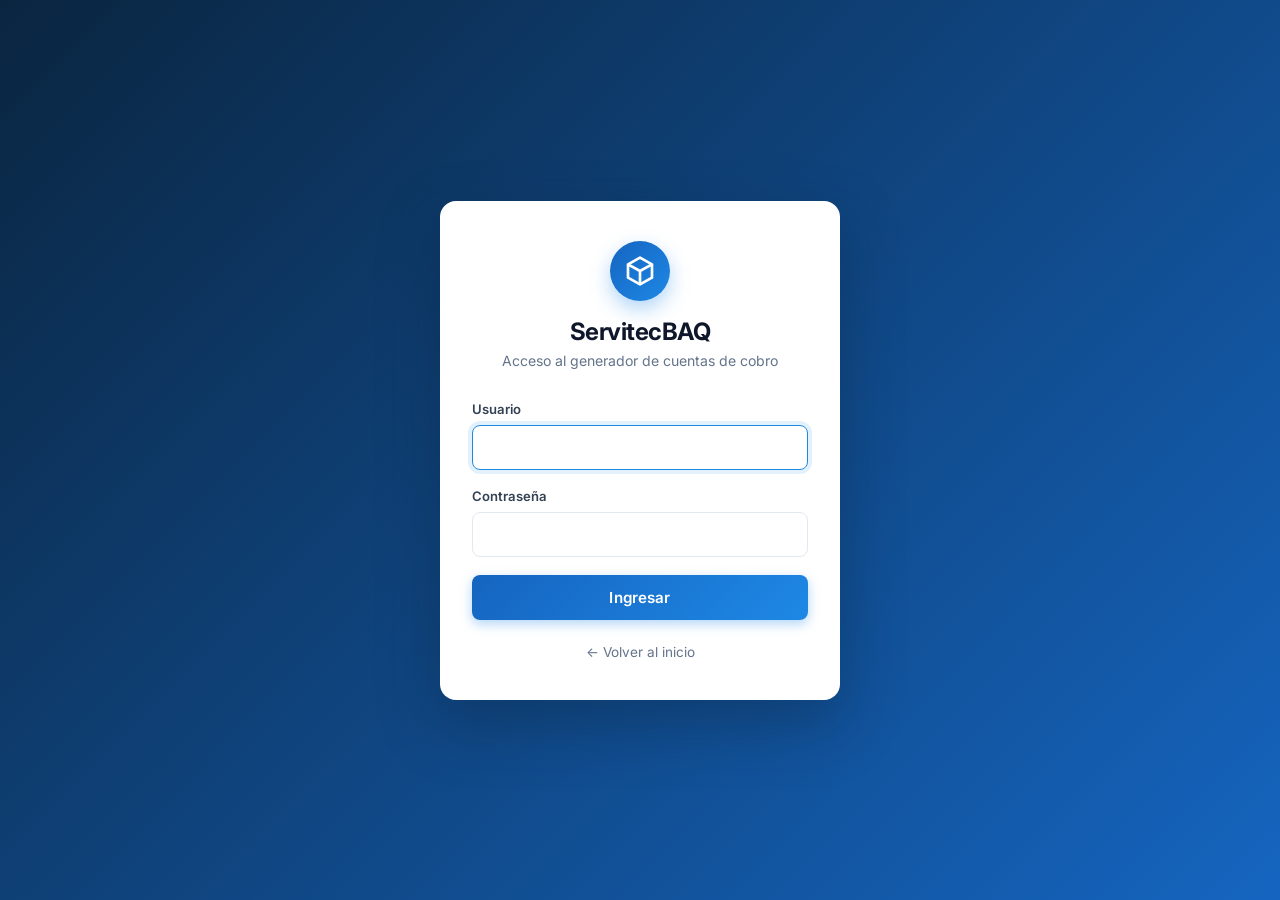
<file: facturacion/login.html>
<!DOCTYPE html>
<html lang="es">
<head>
    <meta charset="UTF-8">
    <meta name="viewport" content="width=device-width, initial-scale=1.0">
    <title>Acceso · ServitecBAQ</title>
    <link rel="stylesheet" href="login.css">
    <link rel="preconnect" href="https://fonts.googleapis.com">
    <link rel="preconnect" href="https://fonts.gstatic.com" crossorigin>
    <link href="https://fonts.googleapis.com/css2?family=Inter:wght@400;500;600;700;800&display=swap" rel="stylesheet">
</head>
<body>

<div class="login-wrapper">
    <div class="login-card">
        <div class="login-header">
            <div class="login-logo">
                <svg viewBox="0 0 24 24" fill="none" xmlns="http://www.w3.org/2000/svg">
                    <path d="M12 2L3 7v10l9 5 9-5V7l-9-5z" stroke="currentColor" stroke-width="2" stroke-linejoin="round"/>
                    <path d="M12 12l9-5M12 12v10M12 12L3 7" stroke="currentColor" stroke-width="2" stroke-linejoin="round"/>
                </svg>
            </div>
            <h1>ServitecBAQ</h1>
            <p>Acceso al generador de cuentas de cobro</p>
        </div>

        <form id="loginForm" autocomplete="off">
            <div class="campo">
                <label for="usuario">Usuario</label>
                <input type="text" id="usuario" name="usuario" required autofocus>
            </div>
            <div class="campo">
                <label for="password">Contraseña</label>
                <input type="password" id="password" name="password" required>
            </div>
            <div id="mensajeError" class="mensaje-error" style="display:none;"></div>
            <button type="submit" class="btn-login" id="btnLogin">
                <span class="btn-text">Ingresar</span>
                <span class="btn-loading" style="display:none;">Validando...</span>
            </button>
        </form>

        <a href="../index.html" class="link-volver">← Volver al inicio</a>
    </div>
</div>

<script src="login.js"></script>
</body>
</html>
</file>
<file: css/styles.css>
/* ============================================
   RESET
   ============================================ */
*, *::before, *::after {
  box-sizing: border-box;
  margin: 0;
  padding: 0;
}

/* ============================================
   VARIABLES — MODO CLARO (futurista azul/gris)
   ============================================ */
:root {
  --md-primary: #0B1220;
  --md-primary-container: #DDE7F5;
  --md-secondary: #2563EB;
  --md-secondary-container: #DBEAFE;
  --md-accent-glow: #4DD8FF;
  --md-surface: #F4F6FB;
  --md-surface-1: #EDF1F8;
  --md-surface-2: #E2E8F2;
  --md-on-surface: #0B1220;
  --md-on-surface-variant: #4A5567;
  --md-outline: rgba(11,18,32,0.08);
  --md-outline-strong: rgba(11,18,32,0.16);

  --acrylic-bg: rgba(255,255,255,0.55);
  --acrylic-bg-strong: rgba(255,255,255,0.78);
  --acrylic-border: rgba(37,99,235,0.14);
  --acrylic-border-dark: rgba(11,18,32,0.08);
  --acrylic-blur: blur(20px) saturate(180%);

  --color-primary: var(--md-primary);
  --color-accent: var(--md-secondary);
  --color-accent-glow: var(--md-accent-glow);
  --color-text: var(--md-on-surface);
  --color-text-light: var(--md-on-surface-variant);
  --color-bg: var(--md-surface);
  --color-bg-alt: var(--md-surface-1);
  --color-card-bg: rgba(255,255,255,0.72);
  --color-card-solid: #ffffff;
  --color-header-bg: rgba(244,246,251,0.7);
  --color-hero-gradient: linear-gradient(135deg, #EAF1FB 0%, #F4F6FB 50%, #ffffff 100%);
  --color-border: var(--md-outline);

  --texture-grid:
    linear-gradient(rgba(37,99,235,0.05) 1px, transparent 1px),
    linear-gradient(90deg, rgba(37,99,235,0.05) 1px, transparent 1px);
  --texture-grid-size: 48px 48px;

  --elev-1: 0 1px 2px rgba(11,18,32,0.06), 0 1px 3px rgba(11,18,32,0.04);
  --elev-2: 0 2px 8px rgba(11,18,32,0.08), 0 1px 2px rgba(11,18,32,0.04);
  --elev-3: 0 8px 24px rgba(11,18,32,0.10), 0 2px 6px rgba(11,18,32,0.05);
  --elev-4: 0 16px 40px rgba(11,18,32,0.14), 0 4px 12px rgba(11,18,32,0.06);
  --shadow: var(--elev-2);

  --radius: 16px;
  --radius-sm: 10px;
  --radius-lg: 24px;
  --radius-full: 999px;

  --max-width: 1100px;

  /* Curvas de easing tipo Apple */
  --transition: cubic-bezier(0.4, 0, 0.2, 1);
  --ease-out: cubic-bezier(0.16, 1, 0.3, 1);
  --ease-in-out: cubic-bezier(0.65, 0, 0.35, 1);
  --ease-apple: cubic-bezier(0.25, 0.1, 0.25, 1);
  --ease-material: cubic-bezier(0.4, 0, 0.2, 1);

  --header-offset: 72px;
  --whatsapp-pulse: pulseScale 3s ease-in-out infinite;
}

/* ============================================
   VARIABLES — MODO OSCURO (futurista)
   ============================================ */
[data-theme="dark"] {
  --md-primary: #E6ECF5;
  --md-primary-container: #1A2740;
  --md-secondary: #4DD8FF;
  --md-secondary-container: #0F2A47;
  --md-accent-glow: #4DD8FF;
  --md-surface: #080B12;
  --md-surface-1: #0D121C;
  --md-surface-2: #131926;
  --md-on-surface: #E6ECF5;
  --md-on-surface-variant: #8A94A6;
  --md-outline: rgba(232,236,242,0.08);
  --md-outline-strong: rgba(232,236,242,0.16);

  --acrylic-bg: rgba(15,20,32,0.55);
  --acrylic-bg-strong: rgba(15,20,32,0.78);
  --acrylic-border: rgba(77,216,255,0.16);
  --acrylic-border-dark: rgba(77,216,255,0.10);

  --color-primary: var(--md-primary);
  --color-accent: var(--md-secondary);
  --color-accent-glow: var(--md-accent-glow);
  --color-text: var(--md-on-surface);
  --color-text-light: var(--md-on-surface-variant);
  --color-bg: var(--md-surface);
  --color-bg-alt: var(--md-surface-1);
  --color-card-bg: rgba(19,25,38,0.6);
  --color-card-solid: #131926;
  --color-header-bg: rgba(8,11,18,0.6);
  --color-hero-gradient: linear-gradient(135deg, #0D121C 0%, #080B12 50%, #080B12 100%);
  --color-border: var(--md-outline);

  --texture-grid:
    linear-gradient(rgba(77,216,255,0.05) 1px, transparent 1px),
    linear-gradient(90deg, rgba(77,216,255,0.05) 1px, transparent 1px);

  --elev-1: 0 1px 2px rgba(0,0,0,0.35);
  --elev-2: 0 2px 8px rgba(0,0,0,0.45);
  --elev-3: 0 8px 24px rgba(0,0,0,0.55);
  --elev-4: 0 16px 40px rgba(0,0,0,0.65);
  --shadow: var(--elev-2);
}

/* ============================================
   BASE
   ============================================ */
html {
  scroll-behavior: smooth;
  -webkit-text-size-adjust: 100%;
  scroll-padding-top: var(--header-offset);
}

body {
  font-family: 'Space Grotesk', -apple-system, BlinkMacSystemFont, 'Segoe UI', Roboto, 'Helvetica Neue', sans-serif;
  color: var(--color-text);
  background: var(--color-bg);
  line-height: 1.6;
  font-size: 16px;
  -webkit-font-smoothing: antialiased;
  -moz-osx-font-smoothing: grayscale;
  transition: background-color 0.4s var(--ease-apple), color 0.4s var(--ease-apple);
  min-height: 100vh;
  position: relative;
  overflow-x: hidden;
  cursor: none;
}

body.modal-open,
body.nav-open { overflow: hidden; }

/* Revertir cursor nativo en móvil y dispositivos táctiles */
@media (hover: none) and (pointer: coarse) {
  body { cursor: auto; }
}

body::before {
  content: "";
  position: fixed;
  inset: -10%;
  background:
    radial-gradient(600px circle at 10% 5%, rgba(37,99,235,0.12), transparent 45%),
    radial-gradient(800px circle at 90% 20%, rgba(11,18,32,0.08), transparent 50%),
    radial-gradient(700px circle at 50% 100%, rgba(77,216,255,0.10), transparent 50%);
  pointer-events: none;
  z-index: 0;
  animation: bgShift 25s ease-in-out infinite alternate;
  will-change: transform;
}

[data-theme="dark"] body::before {
  background:
    radial-gradient(600px circle at 10% 5%, rgba(77,216,255,0.15), transparent 45%),
    radial-gradient(800px circle at 90% 20%, rgba(37,99,235,0.12), transparent 50%),
    radial-gradient(700px circle at 50% 100%, rgba(77,216,255,0.10), transparent 50%);
}

body::after {
  content: "";
  position: fixed;
  inset: 0;
  background-image: var(--texture-grid);
  background-size: var(--texture-grid-size);
  opacity: 0.55;
  pointer-events: none;
  z-index: 0;
  mask-image: radial-gradient(ellipse at center, black 25%, transparent 80%);
  -webkit-mask-image: radial-gradient(ellipse at center, black 25%, transparent 80%);
  animation: dotPulse 8s ease-in-out infinite;
}

@keyframes bgShift {
  0%   { transform: translate3d(0, 0, 0) scale(1); }
  100% { transform: translate3d(-3%, -2%, 0) scale(1.05); }
}

.container {
  width: 90%;
  max-width: var(--max-width);
  margin: 0 auto;
  position: relative;
  z-index: 2;
}

/* ============================================
   CURSOR PERSONALIZADO (estilo Apple)
   ============================================ */
.cursor-ring {
  position: fixed;
  top: 0;
  left: 0;
  width: 36px;
  height: 36px;
  border: 1.5px solid var(--color-accent);
  border-radius: 50%;
  pointer-events: none;
  z-index: 99999;
  transform: translate(-50%, -50%);
  transition: width 0.35s var(--ease-apple),
              height 0.35s var(--ease-apple),
              border-color 0.35s var(--ease-apple),
              background-color 0.35s var(--ease-apple),
              opacity 0.3s var(--ease-apple);
  will-change: transform, width, height;
  opacity: 0;
}

.cursor-dot {
  position: fixed;
  top: 0;
  left: 0;
  width: 6px;
  height: 6px;
  background: var(--color-accent);
  border-radius: 50%;
  pointer-events: none;
  z-index: 100000;
  transform: translate(-50%, -50%);
  transition: width 0.25s var(--ease-apple),
              height 0.25s var(--ease-apple),
              background-color 0.25s var(--ease-apple),
              opacity 0.2s var(--ease-apple);
  will-change: transform, width, height;
  opacity: 0;
  box-shadow: 0 0 12px rgba(77,216,255,0.6);
}

[data-theme="light"] .cursor-dot {
  box-shadow: 0 0 12px rgba(37,99,235,0.5);
}

body.cursor-ready .cursor-ring,
body.cursor-ready .cursor-dot {
  opacity: 1;
}

/* Estado hover: sobre botones, links, etc. */
body.cursor-hover .cursor-ring {
  width: 56px;
  height: 56px;
  background: rgba(37,99,235,0.08);
  border-color: var(--color-accent);
}

[data-theme="dark"] body.cursor-hover .cursor-ring {
  background: rgba(77,216,255,0.10);
}

body.cursor-hover .cursor-dot {
  width: 4px;
  height: 4px;
  background: var(--color-accent-glow);
}

/* Estado view: sobre tarjetas de servicio / proyectos */
body.cursor-view .cursor-ring {
  width: 84px;
  height: 84px;
  background: var(--color-accent);
  border-color: var(--color-accent);
  box-shadow: 0 0 30px rgba(77,216,255,0.4);
}

[data-theme="light"] body.cursor-view .cursor-ring {
  box-shadow: 0 0 30px rgba(37,99,235,0.35);
}

body.cursor-view .cursor-ring::after {
  content: "VER";
  position: absolute;
  top: 50%;
  left: 50%;
  transform: translate(-50%, -50%);
  font-family: 'JetBrains Mono', monospace;
  font-size: 0.65rem;
  font-weight: 600;
  letter-spacing: 0.15em;
  color: #ffffff;
  opacity: 1;
  transition: opacity 0.3s var(--ease-apple);
}

body.cursor-view .cursor-dot {
  opacity: 0;
}

/* Estado pressed */
body.cursor-down .cursor-ring {
  width: 30px;
  height: 30px;
}

body.cursor-down .cursor-dot {
  width: 8px;
  height: 8px;
}

/* Ocultar cursor cuando sale de la ventana */
body.cursor-leaving .cursor-ring,
body.cursor-leaving .cursor-dot {
  opacity: 0;
}

/* ============================================
   KEYFRAMES
   ============================================ */
@keyframes fadeUp {
  from { opacity: 0; transform: translateY(24px); }
  to   { opacity: 1; transform: translateY(0); }
}
@keyframes floatY {
  0%, 100% { transform: translateY(0); }
  50%      { transform: translateY(-8px); }
}
@keyframes pulseScale {
  0%, 100% { transform: translateZ(0) scale(1); }
  50%      { transform: translateZ(0) scale(1.05); }
}
@keyframes gradientMove {
  0%   { background-position: 0% 50%; }
  100% { background-position: 100% 50%; }
}
@keyframes shimmer {
  0%   { background-position: -200% 0; }
  100% { background-position: 200% 0; }
}
@keyframes glowPulse {
  0%, 100% { opacity: 0.4; }
  50%      { opacity: 0.7; }
}
@keyframes logoPulse {
  0%, 100% { transform: scaleX(1); opacity: 0.7; }
  50%      { transform: scaleX(1.3); opacity: 1; }
}
@keyframes heroBadgeFloat {
  0%, 100% { transform: translateY(0); }
  50%      { transform: translateY(-6px); }
}
@keyframes dotPulse {
  0%, 100% { opacity: 0.4; }
  50%      { opacity: 0.7; }
}
@keyframes ringExpand {
  0%   { transform: scale(1); opacity: 0.6; }
  100% { transform: scale(1.8); opacity: 0; }
}
@keyframes heroGradient {
  0%   { background-position: 0% 50%; }
  100% { background-position: 100% 50%; }
}
@keyframes heroLineIn {
  from { opacity: 0; transform: translateY(28px); filter: blur(8px); }
  to   { opacity: 1; transform: translateY(0); filter: blur(0); }
}

/* ============================================
   REVEAL ON SCROLL (con blur y escala — Apple style)
   ============================================ */
.reveal {
  opacity: 0;
  transform: translateY(30px);
  filter: blur(6px);
  transition:
    opacity 0.9s var(--ease-apple),
    transform 0.9s var(--ease-apple),
    filter 0.9s var(--ease-apple);
  will-change: opacity, transform, filter;
}
.reveal.visible {
  opacity: 1;
  transform: translateY(0);
  filter: blur(0);
}
.reveal-delay-1 { transition-delay: 0.08s; }
.reveal-delay-2 { transition-delay: 0.16s; }
.reveal-delay-3 { transition-delay: 0.24s; }
.reveal-delay-4 { transition-delay: 0.32s; }
.reveal-delay-5 { transition-delay: 0.40s; }
.reveal-delay-6 { transition-delay: 0.48s; }
.reveal-delay-7 { transition-delay: 0.56s; }
.reveal-delay-8 { transition-delay: 0.64s; }

/* ============================================
   WHATSAPP / JIRA FLOTANTES
   ============================================ */
.whatsapp-float {
  position: fixed;
  bottom: 24px;
  right: 24px;
  width: 60px;
  height: 60px;
  background: linear-gradient(135deg, #25d366 0%, #128c7e 100%);
  color: #fff;
  border-radius: 50%;
  display: flex;
  align-items: center;
  justify-content: center;
  box-shadow:
    0 8px 24px rgba(37,211,102,0.4),
    0 4px 8px rgba(0,0,0,0.12),
    inset 0 1px 1px rgba(255,255,255,0.3);
  z-index: 9999;
  text-decoration: none;
  transition:
    box-shadow 0.4s var(--ease-apple),
    transform 0.4s var(--ease-apple);
  animation: var(--whatsapp-pulse);
  will-change: transform;
  transform: translateZ(0);
}
.whatsapp-float::before {
  content: "";
  position: absolute;
  inset: 0;
  border-radius: 50%;
  border: 2px solid #25d366;
  pointer-events: none;
  animation: ringExpand 3s ease-out infinite;
}
.whatsapp-float:hover {
  box-shadow: 0 12px 32px rgba(37,211,102,0.55), 0 6px 12px rgba(0,0,0,0.18);
  animation-play-state: paused;
  transform: translateZ(0) scale(1.08);
}
.whatsapp-float:active { transform: translateZ(0) scale(0.95); }
.whatsapp-float svg { width: 32px; height: 32px; display: block; position: relative; z-index: 1; }

.jira-float {
  position: fixed;
  bottom: 96px;
  right: 24px;
  width: 60px;
  height: 60px;
  background: linear-gradient(135deg, #2563EB 0%, #1E3A8A 100%);
  color: #fff;
  border: none;
  border-radius: 50%;
  display: flex;
  align-items: center;
  justify-content: center;
  cursor: none;
  box-shadow:
    0 8px 24px rgba(37,99,235,0.45),
    0 4px 8px rgba(0,0,0,0.12),
    inset 0 1px 1px rgba(255,255,255,0.3);
  z-index: 9998;
  transition:
    box-shadow 0.4s var(--ease-apple),
    transform 0.4s var(--ease-apple);
  animation: pulseScale 3s ease-in-out infinite;
  transform: translateZ(0);
  padding: 0;
  margin: 0;
  font: inherit;
}
.jira-float::before {
  content: "";
  position: absolute;
  inset: 0;
  border-radius: 50%;
  border: 2px solid #2563EB;
  pointer-events: none;
  animation: ringExpand 3s ease-out infinite;
}
.jira-float:hover {
  box-shadow: 0 12px 32px rgba(37,99,235,0.6), 0 6px 12px rgba(0,0,0,0.18);
  animation-play-state: paused;
  transform: translateZ(0) scale(1.08);
}
.jira-float:active { transform: translateZ(0) scale(0.95); }
.jira-float svg { width: 30px; height: 30px; display: block; position: relative; z-index: 1; pointer-events: none; }

@media (hover: none) and (pointer: coarse) {
  .whatsapp-float, .jira-float { cursor: pointer; }
}

#jsd-widget,
iframe[title="Jira Service Management Widget"],
iframe[id*="jsd"],
iframe[src*="jsd-widget"] {
  position: fixed !important;
  bottom: -9999px !important;
  right: -9999px !important;
  width: 60px !important;
  height: 60px !important;
  opacity: 0 !important;
  pointer-events: none !important;
  z-index: -1 !important;
}

/* ============================================
   HEADER
   ============================================ */
.header {
  position: sticky;
  top: 0;
  background: var(--color-header-bg);
  backdrop-filter: var(--acrylic-blur);
  -webkit-backdrop-filter: var(--acrylic-blur);
  border-bottom: 1px solid var(--acrylic-border-dark);
  z-index: 100;
  transition:
    background-color 0.4s var(--ease-apple),
    box-shadow 0.4s var(--ease-apple),
    border-color 0.4s var(--ease-apple);
}
.header::after {
  content: "";
  position: absolute;
  bottom: -1px;
  left: 15%;
  right: 15%;
  height: 1px;
  background: linear-gradient(90deg, transparent, var(--color-accent-glow), transparent);
  opacity: 0.5;
  pointer-events: none;
  transition: opacity 0.4s var(--ease-apple);
}
.header.scrolled {
  box-shadow: 0 8px 32px rgba(11,18,32,0.10), 0 2px 8px rgba(11,18,32,0.04);
}
.header.scrolled::after { opacity: 0.9; }
[data-theme="dark"] .header.scrolled {
  box-shadow: 0 8px 32px rgba(0,0,0,0.5), 0 2px 8px rgba(0,0,0,0.3);
}

.header-inner {
  display: flex;
  align-items: center;
  justify-content: space-between;
  padding: 14px 0;
  gap: 16px;
}

.logo {
  font-weight: 800;
  font-size: 1.3rem;
  color: var(--color-primary);
  text-decoration: none;
  letter-spacing: -0.02em;
  position: relative;
  z-index: 2;
  display: inline-flex;
  align-items: center;
  transition: transform 0.5s var(--ease-apple);
}
.logo:hover { transform: scale(1.03); }
.logo span {
  color: var(--color-accent);
  position: relative;
  display: inline-block;
}
.logo span::after {
  content: "";
  position: absolute;
  bottom: -4px;
  left: 0;
  right: 0;
  height: 2px;
  background: linear-gradient(90deg, var(--color-accent), var(--color-accent-glow));
  border-radius: var(--radius-full);
  transform-origin: center;
  animation: logoPulse 3s ease-in-out infinite;
  opacity: 0.8;
}

.nav { display: flex; align-items: center; flex-wrap: wrap; }
.nav a {
  margin-left: 16px;
  text-decoration: none;
  color: var(--color-text);
  font-weight: 500;
  font-size: 0.88rem;
  position: relative;
  transition: color 0.35s var(--ease-apple);
  white-space: nowrap;
}
.nav a:hover { color: var(--color-accent); }
.nav a::after {
  content: "";
  position: absolute;
  bottom: -6px; left: 0; right: 0;
  height: 2px;
  background: linear-gradient(90deg, var(--color-accent), var(--color-accent-glow));
  border-radius: var(--radius-full);
  transform: scaleX(0);
  transform-origin: left center;
  transition: transform 0.5s var(--ease-apple);
}
.nav a:hover::after { transform: scaleX(1); }

.header-actions { display: flex; align-items: center; gap: 8px; position: relative; z-index: 2; }

.theme-toggle {
  background: var(--acrylic-bg);
  backdrop-filter: var(--acrylic-blur);
  -webkit-backdrop-filter: var(--acrylic-blur);
  border: 1px solid var(--acrylic-border);
  border-radius: 50%;
  width: 40px; height: 40px;
  cursor: none;
  display: flex;
  align-items: center;
  justify-content: center;
  font-size: 1rem;
  color: var(--color-text);
  box-shadow: inset 0 1px 0 rgba(255,255,255,0.3), var(--elev-1);
  transition:
    transform 0.5s var(--ease-apple),
    box-shadow 0.5s var(--ease-apple);
}
.theme-toggle:hover {
  transform: scale(1.1) rotate(15deg);
  box-shadow: inset 0 1px 0 rgba(255,255,255,0.3), var(--elev-2), 0 0 0 6px rgba(77,216,255,0.12);
}
.theme-toggle:active { transform: scale(0.95) rotate(0deg); }
.theme-toggle .theme-icon-dark { display: none; }
[data-theme="dark"] .theme-toggle .theme-icon-light { display: none; }
[data-theme="dark"] .theme-toggle .theme-icon-dark { display: inline; }

.nav-toggle {
  display: none;
  background: var(--acrylic-bg);
  backdrop-filter: var(--acrylic-blur);
  -webkit-backdrop-filter: var(--acrylic-blur);
  border: 1px solid var(--acrylic-border);
  border-radius: var(--radius-sm);
  width: 40px; height: 40px;
  cursor: pointer;
  color: var(--color-text);
  font-size: 1.3rem;
  align-items: center;
  justify-content: center;
}

/* ============================================
   HERO — con canvas radar
   ============================================ */
.hero {
  padding: 100px 0 90px;
  background: var(--color-hero-gradient);
  background-size: 200% 200%;
  text-align: center;
  position: relative;
  overflow: hidden;
  animation: gradientMove 15s ease infinite alternate;
  isolation: isolate;
  min-height: 640px;
  display: flex;
  align-items: center;
}

#heroRadar {
  position: absolute;
  inset: 0;
  width: 100%;
  height: 100%;
  z-index: 1;
  pointer-events: none;
  opacity: 0.95;
}

[data-theme="dark"] #heroRadar { opacity: 1; }

.hero .container { position: relative; z-index: 2; }

.hero h1 {
  font-size: clamp(1.9rem, 5vw, 3rem);
  font-weight: 800;
  color: var(--color-primary);
  margin-bottom: 18px;
  line-height: 1.15;
  letter-spacing: -0.02em;
}

.hero-line {
  display: block;
  opacity: 0;
  transform: translateY(28px);
  filter: blur(8px);
  animation: heroLineIn 1.1s var(--ease-apple) forwards;
}
.hero-line:nth-child(1) { animation-delay: 0.1s; }
.hero-line:nth-child(2) { animation-delay: 0.35s; }

.hero-line-accent {
  background: linear-gradient(90deg,
    var(--color-primary) 0%,
    var(--color-accent) 50%,
    var(--color-accent-glow) 100%);
  -webkit-background-clip: text;
  background-clip: text;
  -webkit-text-fill-color: transparent;
  background-size: 200% 100%;
  animation: heroLineIn 1.1s var(--ease-apple) 0.35s forwards,
             heroGradient 8s ease-in-out infinite alternate;
}

[data-theme="dark"] .hero-line-accent {
  filter: drop-shadow(0 0 30px rgba(77,216,255,0.35));
}

.hero-subtitle {
  font-size: 1.1rem;
  color: var(--color-text-light);
  max-width: 620px;
  margin: 0 auto 36px;
  line-height: 1.6;
}
.hero-cta {
  display: flex;
  gap: 12px;
  justify-content: center;
  flex-wrap: wrap;
  margin-bottom: 32px;
}
.hero-badges {
  display: flex;
  gap: 12px;
  justify-content: center;
  flex-wrap: wrap;
  font-size: 0.9rem;
  color: var(--color-text-light);
}
.hero-badges span {
  background: var(--acrylic-bg);
  backdrop-filter: var(--acrylic-blur);
  -webkit-backdrop-filter: var(--acrylic-blur);
  border: 1px solid var(--acrylic-border);
  padding: 6px 14px;
  border-radius: var(--radius-full);
  box-shadow: inset 0 1px 0 rgba(255,255,255,0.3), var(--elev-1);
  animation: heroBadgeFloat 4s ease-in-out infinite;
  will-change: transform;
  transition:
    transform 0.4s var(--ease-apple),
    box-shadow 0.4s var(--ease-apple);
}
.hero-badges span:nth-child(1) { animation-delay: 0s; }
.hero-badges span:nth-child(2) { animation-delay: 0.6s; }
.hero-badges span:nth-child(3) { animation-delay: 1.2s; }
.hero-badges span:nth-child(4) { animation-delay: 1.8s; }

/* ============================================
   BOTONES
   ============================================ */
.btn {
  display: inline-flex;
  align-items: center;
  justify-content: center;
  gap: 8px;
  padding: 14px 28px;
  border-radius: var(--radius-full);
  font-weight: 600;
  font-size: 1rem;
  text-decoration: none;
  cursor: none;
  border: none;
  position: relative;
  overflow: hidden;
  transition:
    transform 0.5s var(--ease-apple),
    box-shadow 0.5s var(--ease-apple),
    background-color 0.5s var(--ease-apple),
    color 0.5s var(--ease-apple);
  letter-spacing: 0.01em;
}
.btn:hover { transform: translateY(-3px); }
.btn:active { transform: translateY(-1px) scale(0.98); }

.btn-whatsapp {
  background: linear-gradient(135deg, #25d366 0%, #1da851 100%);
  color: #fff;
  box-shadow: 0 4px 14px rgba(37,211,102,0.35), var(--elev-2), inset 0 1px 0 rgba(255,255,255,0.3);
}
.btn-whatsapp:hover {
  box-shadow: 0 12px 28px rgba(37,211,102,0.5), var(--elev-3), inset 0 1px 0 rgba(255,255,255,0.3);
}

.btn-outline {
  background: var(--acrylic-bg);
  backdrop-filter: var(--acrylic-blur);
  -webkit-backdrop-filter: var(--acrylic-blur);
  color: var(--color-primary);
  border: 1.5px solid var(--color-primary);
  box-shadow: inset 0 1px 0 rgba(255,255,255,0.3), var(--elev-1);
}
.btn-outline:hover {
  background: var(--color-primary);
  color: var(--color-bg);
  box-shadow: var(--elev-3), 0 0 0 6px rgba(77,216,255,0.15);
}

.btn-review {
  background: var(--acrylic-bg-strong);
  backdrop-filter: var(--acrylic-blur);
  -webkit-backdrop-filter: var(--acrylic-blur);
  color: var(--color-text);
  border: 1.5px solid var(--acrylic-border);
  box-shadow: inset 0 1px 0 rgba(255,255,255,0.3), var(--elev-1);
}
.btn-review:hover {
  border-color: #fbbc04;
  box-shadow: 0 8px 22px rgba(251,188,4,0.35), var(--elev-3);
}

/* ============================================
   SECCIONES
   ============================================ */
section {
  padding: 80px 0;
  position: relative;
  z-index: 1;
}

.section-title {
  font-size: clamp(1.5rem, 3.5vw, 2.1rem);
  font-weight: 700;
  color: var(--color-primary);
  text-align: center;
  margin-bottom: 12px;
  letter-spacing: -0.02em;
}
.section-subtitle {
  text-align: center;
  color: var(--color-text-light);
  max-width: 640px;
  margin: 0 auto 48px;
  font-size: 1rem;
}

/* ============================================
   COBERTURA
   ============================================ */
.coverage {
  background: var(--color-bg-alt);
  color: var(--color-text);
  text-align: center;
  border-top: 1px solid var(--color-border);
  border-bottom: 1px solid var(--color-border);
  padding: 60px 0;
  position: relative;
  overflow: hidden;
}
.coverage::before {
  content: "";
  position: absolute;
  inset: 0;
  background-image: var(--texture-grid);
  background-size: var(--texture-grid-size);
  opacity: 0.5;
  pointer-events: none;
}
.coverage .container { position: relative; z-index: 1; }
.coverage .section-title { color: var(--color-text); }
.coverage .section-subtitle { color: var(--color-text-light); margin-bottom: 24px; }

/* ============================================
   SERVICIOS
   ============================================ */
.services { background: transparent; }
.services-grid {
  display: grid;
  grid-template-columns: repeat(auto-fit, minmax(260px, 1fr));
  gap: 20px;
}

.service-card {
  background: var(--color-card-bg);
  backdrop-filter: var(--acrylic-blur);
  -webkit-backdrop-filter: var(--acrylic-blur);
  border: 1px solid var(--acrylic-border);
  padding: 28px 24px;
  border-radius: var(--radius-lg);
  box-shadow: inset 0 1px 0 rgba(255,255,255,0.3), var(--elev-2);
  cursor: none;
  position: relative;
  overflow: hidden;
  transition:
    transform 0.6s var(--ease-apple),
    box-shadow 0.6s var(--ease-apple),
    border-color 0.6s var(--ease-apple);
  transform: translateZ(0);
}
.service-card::before {
  content: "";
  position: absolute;
  top: 0; left: 15%; right: 15%;
  height: 1px;
  background: linear-gradient(90deg, transparent, rgba(77,216,255,0.8), transparent);
  opacity: 0.6;
  transition:
    opacity 0.6s var(--ease-apple),
    left 0.6s var(--ease-apple),
    right 0.6s var(--ease-apple);
}
.service-card:hover {
  transform: translateY(-10px) translateZ(0);
  box-shadow:
    inset 0 1px 0 rgba(255,255,255,0.4),
    0 24px 48px rgba(11,18,32,0.16),
    0 0 0 1px rgba(77,216,255,0.25),
    0 0 50px rgba(77,216,255,0.18);
  border-color: var(--color-accent);
}
.service-card:hover::before { opacity: 1; left: 5%; right: 5%; }
.service-card:focus-visible { outline: 2px solid var(--color-accent); outline-offset: 3px; }

.service-icon {
  font-size: 2.2rem;
  margin-bottom: 14px;
  display: inline-block;
  transition: transform 0.6s var(--ease-apple);
  filter: drop-shadow(0 4px 8px rgba(37,99,235,0.15));
}
.service-card:hover .service-icon { transform: scale(1.2) rotate(-8deg); }
.service-card h3 { font-size: 1.1rem; margin-bottom: 8px; color: var(--color-primary); }
.service-card p { font-size: 0.92rem; color: var(--color-text-light); }
.service-more {
  display: inline-block;
  margin-top: 14px;
  font-size: 0.85rem;
  font-weight: 600;
  color: var(--color-accent);
  transition: transform 0.5s var(--ease-apple);
}
.service-card:hover .service-more { transform: translateX(4px); }

/* ============================================
   MODAL
   ============================================ */
.modal {
  position: fixed; inset: 0;
  z-index: 10000;
  display: flex; align-items: center; justify-content: center;
  padding: 20px;
  opacity: 0; visibility: hidden;
  transition:
    opacity 0.4s var(--ease-apple),
    visibility 0.4s var(--ease-apple);
}
.modal.open { opacity: 1; visibility: visible; }
.modal-overlay {
  position: absolute; inset: 0;
  background: rgba(11,18,32,0.6);
  backdrop-filter: blur(12px) saturate(180%);
  -webkit-backdrop-filter: blur(12px) saturate(180%);
}
.modal-box {
  position: relative;
  background: var(--acrylic-bg-strong);
  backdrop-filter: blur(30px) saturate(200%);
  -webkit-backdrop-filter: blur(30px) saturate(200%);
  color: var(--color-text);
  border: 1px solid var(--acrylic-border);
  border-radius: var(--radius-lg);
  padding: 36px 32px 32px;
  max-width: 520px; width: 100%;
  max-height: 88vh; overflow-y: auto;
  box-shadow: inset 0 1px 0 rgba(255,255,255,0.3), 0 24px 48px rgba(11,18,32,0.35);
  transform: translateY(30px) scale(0.94);
  transition: transform 0.5s var(--ease-apple);
}
.modal.open .modal-box { transform: translateY(0) scale(1); }
.modal-close {
  position: absolute; top: 14px; right: 14px;
  background: var(--acrylic-bg);
  border: 1px solid var(--acrylic-border);
  font-size: 1.1rem;
  cursor: none;
  color: var(--color-text-light);
  width: 36px; height: 36px;
  border-radius: 50%;
  display: flex; align-items: center; justify-content: center;
  transition:
    transform 0.4s var(--ease-apple),
    background-color 0.4s var(--ease-apple),
    color 0.4s var(--ease-apple);
}
.modal-close:hover {
  transform: rotate(90deg);
  background: var(--color-accent);
  color: #fff;
}
.modal-icon { font-size: 2.6rem; margin-bottom: 12px; animation: floatY 3s ease-in-out infinite; }
.modal-title { font-size: 1.4rem; color: var(--color-primary); margin-bottom: 12px; padding-right: 34px; }
.modal-desc { color: var(--color-text-light); font-size: 0.95rem; margin-bottom: 22px; line-height: 1.65; }
.modal-list { list-style: none; padding: 0; margin: 0 0 26px 0; }
.modal-list li {
  position: relative;
  padding-left: 28px;
  margin-bottom: 12px;
  font-size: 0.93rem;
  color: var(--color-text);
  line-height: 1.55;
}
.modal-list li::before {
  content: "✓";
  position: absolute; left: 0; top: 0;
  color: var(--color-accent);
  font-weight: 800;
  font-size: 1rem;
}
.modal-cta { display: flex; width: 100%; }

/* ============================================
   POR QUÉ ELEGIRNOS
   ============================================ */
.features-grid {
  display: grid;
  grid-template-columns: repeat(auto-fit, minmax(240px, 1fr));
  gap: 24px;
}
.feature {
  text-align: center;
  padding: 32px 24px;
  background: var(--color-card-bg);
  backdrop-filter: var(--acrylic-blur);
  -webkit-backdrop-filter: var(--acrylic-blur);
  border: 1px solid var(--acrylic-border);
  border-radius: var(--radius-lg);
  box-shadow: inset 0 1px 0 rgba(255,255,255,0.3), var(--elev-1);
  transition:
    transform 0.6s var(--ease-apple),
    box-shadow 0.6s var(--ease-apple);
  transform: translateZ(0);
  position: relative;
  overflow: hidden;
}
.feature::before {
  content: "";
  position: absolute; top: 0; left: 20%; right: 20%;
  height: 1px;
  background: linear-gradient(90deg, transparent, rgba(77,216,255,0.7), transparent);
}
.feature:hover {
  transform: translateY(-8px) translateZ(0);
  box-shadow:
    inset 0 1px 0 rgba(255,255,255,0.4),
    0 20px 40px rgba(11,18,32,0.16),
    0 0 40px rgba(77,216,255,0.12);
}
.feature-number {
  display: inline-block;
  font-size: 0.8rem;
  font-weight: 800;
  color: var(--color-accent);
  letter-spacing: 3px;
  margin-bottom: 10px;
}
.feature h3 { font-size: 1.15rem; color: var(--color-primary); margin-bottom: 8px; }
.feature p { font-size: 0.92rem; color: var(--color-text-light); }

/* ============================================
   FUNDADOR
   ============================================ */
.founder { background: transparent; }
.founder-card {
  display: grid;
  grid-template-columns: 220px 1fr;
  gap: 40px;
  align-items: start;
  background: var(--color-card-bg);
  backdrop-filter: var(--acrylic-blur);
  -webkit-backdrop-filter: var(--acrylic-blur);
  border: 1px solid var(--acrylic-border);
  border-radius: var(--radius-lg);
  padding: 40px;
  box-shadow: inset 0 1px 0 rgba(255,255,255,0.3), var(--elev-3);
  max-width: 900px;
  margin: 0 auto;
  position: relative;
  overflow: hidden;
  transition: box-shadow 0.6s var(--ease-apple);
}
.founder-card::before {
  content: "";
  position: absolute; top: 0; left: 10%; right: 10%;
  height: 1px;
  background: linear-gradient(90deg, transparent, rgba(77,216,255,0.6), transparent);
}
.founder-photo img {
  width: 100%;
  aspect-ratio: 1 / 1;
  object-fit: cover;
  border-radius: 50%;
  border: 4px solid var(--color-accent);
  box-shadow:
    0 8px 28px rgba(37,99,235,0.35),
    0 0 0 6px rgba(77,216,255,0.08),
    inset 0 0 0 2px rgba(255,255,255,0.5);
  transition:
    transform 0.7s var(--ease-apple),
    box-shadow 0.7s var(--ease-apple);
}
.founder-photo img:hover {
  transform: scale(1.05) rotate(-2deg);
  box-shadow:
    0 18px 48px rgba(37,99,235,0.55),
    0 0 0 10px rgba(77,216,255,0.14),
    inset 0 0 0 2px rgba(255,255,255,0.5);
}
.founder-info h3 { font-size: 1.6rem; color: var(--color-primary); margin-bottom: 6px; }
.founder-role { color: var(--color-accent); font-weight: 600; font-size: 0.95rem; margin-bottom: 4px; }
.founder-location { color: var(--color-text-light); font-size: 0.9rem; margin-bottom: 18px; }
.founder-bio { color: var(--color-text-light); font-size: 0.95rem; line-height: 1.7; margin-bottom: 22px; }
.founder-skills {
  display: flex; flex-wrap: wrap; gap: 8px;
  margin-bottom: 26px;
}
.founder-skills span {
  background: var(--acrylic-bg);
  backdrop-filter: var(--acrylic-blur);
  -webkit-backdrop-filter: var(--acrylic-blur);
  color: var(--color-text);
  border: 1px solid var(--acrylic-border);
  padding: 5px 14px;
  border-radius: var(--radius-full);
  font-size: 0.82rem;
  font-weight: 500;
  box-shadow: inset 0 1px 0 rgba(255,255,255,0.3);
  transition:
    transform 0.4s var(--ease-apple),
    border-color 0.4s var(--ease-apple);
}
.founder-skills span:hover {
  transform: translateY(-4px) scale(1.05);
  border-color: var(--color-accent);
}
.btn-linkedin {
  display: inline-flex; align-items: center; gap: 8px;
  background: linear-gradient(135deg, #0a66c2 0%, #004182 100%);
  color: #fff;
  padding: 12px 24px;
  border-radius: var(--radius-full);
  font-weight: 600;
  font-size: 0.95rem;
  text-decoration: none;
  box-shadow: 0 4px 14px rgba(10,102,194,0.35), var(--elev-2), inset 0 1px 0 rgba(255,255,255,0.3);
  transition:
    transform 0.4s var(--ease-apple),
    box-shadow 0.4s var(--ease-apple);
}
.btn-linkedin:hover {
  transform: translateY(-3px);
  box-shadow: 0 12px 28px rgba(10,102,194,0.55), var(--elev-3), inset 0 1px 0 rgba(255,255,255,0.3);
}

/* CERTIFICACIONES */
.founder-certs {
  margin-bottom: 26px;
  padding-top: 22px;
  border-top: 1px solid var(--color-border);
}
.founder-certs-title {
  font-size: 0.85rem;
  font-weight: 700;
  letter-spacing: 2px;
  text-transform: uppercase;
  color: var(--color-text-light);
  margin-bottom: 18px;
  display: flex;
  align-items: center;
  gap: 8px;
}
.founder-certs-title span { font-size: 1.05rem; letter-spacing: 0; }
.founder-certs-grid {
  display: flex; flex-wrap: wrap; gap: 22px;
  min-height: 60px;
}
.cert-badge {
  display: flex; flex-direction: column; align-items: center; gap: 12px;
  padding: 16px 14px 14px;
  border-radius: var(--radius-lg);
  background: linear-gradient(180deg, rgba(37,99,235,0.06) 0%, transparent 60%);
  border: 1px solid var(--color-border);
  text-decoration: none;
  color: inherit;
  transition:
    transform 0.6s var(--ease-apple),
    box-shadow 0.6s var(--ease-apple),
    border-color 0.6s var(--ease-apple);
  position: relative;
  overflow: hidden;
  cursor: none;
}
.cert-badge::before {
  content: "";
  position: absolute; top: 0; left: 20%; right: 20%;
  height: 3px;
  background: linear-gradient(90deg, transparent, var(--color-accent), transparent);
  border-radius: 0 0 3px 3px;
  opacity: 0.7;
  transition:
    opacity 0.6s var(--ease-apple),
    left 0.6s var(--ease-apple),
    right 0.6s var(--ease-apple);
}
.cert-badge:hover {
  transform: translateY(-8px);
  border-color: var(--color-accent);
  box-shadow:
    0 18px 40px rgba(11,18,32,0.14),
    0 0 0 6px rgba(77,216,255,0.10);
}
.cert-badge:hover::before { opacity: 1; left: 10%; right: 10%; }
.cert-embed {
  width: 150px; height: 150px;
  border-radius: var(--radius-sm);
  overflow: hidden;
  display: flex; align-items: center; justify-content: center;
  transition: transform 0.6s var(--ease-apple);
}
.cert-embed img {
  width: 100%; height: 100%;
  object-fit: contain;
  display: block;
  filter: drop-shadow(0 4px 12px rgba(37,99,235,0.15));
  transition: filter 0.6s var(--ease-apple);
}
.cert-badge:hover .cert-embed { transform: scale(1.05); }
.cert-badge:hover .cert-embed img { filter: drop-shadow(0 10px 24px rgba(77,216,255,0.4)); }
.cert-name {
  font-size: 0.78rem;
  color: var(--color-text-light);
  text-align: center;
  line-height: 1.4;
  font-weight: 500;
  max-width: 150px;
  padding: 0 4px;
  transition: color 0.4s var(--ease-apple);
}
.cert-badge:hover .cert-name { color: var(--color-accent); }
[data-theme="dark"] .cert-badge {
  background: linear-gradient(180deg, rgba(77,216,255,0.08) 0%, transparent 60%);
}
[data-theme="dark"] .cert-badge:hover {
  box-shadow:
    0 18px 40px rgba(0,0,0,0.55),
    0 0 0 6px rgba(77,216,255,0.14);
}

/* ============================================
   TIPS
   ============================================ */
.tips { background: transparent; }
.tip-carousel {
  position: relative;
  max-width: 780px;
  margin: 0 auto 40px;
}
.tip-track { position: relative; min-height: 280px; display: block; }
.tip-card {
  position: relative;
  background: var(--color-card-bg);
  backdrop-filter: var(--acrylic-blur);
  -webkit-backdrop-filter: var(--acrylic-blur);
  border: 1px solid var(--acrylic-border);
  border-radius: var(--radius-lg);
  padding: 40px 36px;
  box-shadow: inset 0 1px 0 rgba(255,255,255,0.3), var(--elev-3);
  display: flex; flex-direction: column; justify-content: center;
  text-align: center;
  min-height: 280px;
  transition: opacity 0.4s var(--ease-apple);
}
.tip-card.switching { opacity: 0; }
.tip-card::before {
  content: "";
  position: absolute; top: 0; left: 20%; right: 20%;
  height: 1px;
  background: linear-gradient(90deg, transparent, rgba(77,216,255,0.6), transparent);
}
.tip-category {
  display: inline-block;
  align-self: center;
  font-size: 0.72rem;
  font-weight: 700;
  letter-spacing: 2px;
  text-transform: uppercase;
  color: var(--color-accent);
  background: var(--md-secondary-container);
  padding: 4px 12px;
  border-radius: var(--radius-full);
  margin-bottom: 18px;
  box-shadow: inset 0 1px 0 rgba(255,255,255,0.5);
}
.tip-icon { font-size: 2.8rem; margin-bottom: 14px; }
@media (min-width: 641px) { .tip-icon { animation: floatY 3.5s ease-in-out infinite; } }
.tip-title { font-size: 1.35rem; font-weight: 700; color: var(--color-primary); margin-bottom: 14px; }
.tip-desc { font-size: 1rem; color: var(--color-text-light); line-height: 1.65; max-width: 560px; margin: 0 auto; }
.tip-benefit {
  margin-top: 20px;
  font-size: 0.9rem;
  color: var(--color-accent);
  font-weight: 600;
  display: inline-flex; align-items: center; gap: 6px;
  align-self: center;
}
.tip-nav {
  position: absolute;
  top: 50%;
  transform: translateY(-50%);
  background: var(--acrylic-bg-strong);
  backdrop-filter: var(--acrylic-blur);
  -webkit-backdrop-filter: var(--acrylic-blur);
  border: 1px solid var(--acrylic-border);
  width: 44px; height: 44px;
  border-radius: 50%;
  cursor: none;
  font-size: 1.4rem;
  color: var(--color-text);
  display: flex; align-items: center; justify-content: center;
  box-shadow: inset 0 1px 0 rgba(255,255,255,0.3), var(--elev-2);
  z-index: 2;
  transition:
    transform 0.4s var(--ease-apple),
    background-color 0.4s var(--ease-apple),
    color 0.4s var(--ease-apple);
}
.tip-nav:hover { background: var(--color-accent); color: #fff; transform: translateY(-50%) scale(1.12); }
.tip-nav-prev { left: -22px; }
.tip-nav-next { right: -22px; }

.tip-dots {
  display: flex; justify-content: center; gap: 8px;
  margin-top: 24px; flex-wrap: wrap;
}
.tip-dot {
  width: 10px; height: 10px;
  border-radius: 50%;
  border: none;
  background: var(--color-border);
  cursor: none;
  padding: 0;
  transition: all 0.5s var(--ease-apple);
}
.tip-dot.active {
  background: var(--color-accent);
  width: 26px;
  border-radius: var(--radius-full);
  box-shadow: 0 0 12px rgba(77,216,255,0.5);
}

.tips-expand-btn { display: flex; margin: 0 auto 30px; gap: 8px; }
.tips-expand-icon { display: inline-block; transition: transform 0.5s var(--ease-apple); }
.tips-expand-btn[aria-expanded="true"] .tips-expand-icon { transform: rotate(180deg); }
.tips-grid-wrapper {
  max-height: 0;
  overflow: hidden;
  transition:
    max-height 0.8s var(--ease-apple),
    opacity 0.5s var(--ease-apple);
  opacity: 0;
}
.tips-grid-wrapper.open { max-height: 5000px; opacity: 1; }
.tips-grid {
  display: grid;
  grid-template-columns: repeat(auto-fit, minmax(280px, 1fr));
  gap: 18px;
  padding-top: 20px;
}
.tip-mini {
  background: var(--color-card-solid);
  border: 1px solid var(--color-border);
  border-radius: var(--radius);
  padding: 22px 20px;
  box-shadow: var(--elev-1);
  position: relative;
  overflow: hidden;
  transition:
    transform 0.5s var(--ease-apple),
    box-shadow 0.5s var(--ease-apple);
}
.tip-mini:hover {
  transform: translateY(-6px);
  box-shadow: var(--elev-3);
}
.tip-mini::before {
  content: "";
  position: absolute; top: 0; left: 0; bottom: 0;
  width: 3px;
  background: linear-gradient(180deg, var(--color-accent), transparent);
  opacity: 0.7;
}
.tip-mini-icon { font-size: 1.6rem; margin-bottom: 8px; display: block; }
.tip-mini h4 { font-size: 0.98rem; color: var(--color-primary); margin-bottom: 6px; font-weight: 700; }
.tip-mini p { font-size: 0.85rem; color: var(--color-text-light); line-height: 1.55; }

/* ============================================
   APLICATIVOS
   ============================================ */
.apps { background: transparent; }
.apps-search { max-width: 520px; margin: 0 auto 28px; position: relative; }
.apps-search-input {
  width: 100%;
  padding: 14px 22px 14px 46px;
  font-size: 1rem;
  font-family: inherit;
  color: var(--color-text);
  background: var(--acrylic-bg);
  backdrop-filter: var(--acrylic-blur);
  -webkit-backdrop-filter: var(--acrylic-blur);
  border: 1px solid var(--acrylic-border);
  border-radius: var(--radius-full);
  box-shadow: inset 0 1px 0 rgba(255,255,255,0.3), var(--elev-1);
  outline: none;
  transition:
    border-color 0.4s var(--ease-apple),
    box-shadow 0.4s var(--ease-apple);
}
.apps-search-input::placeholder { color: var(--color-text-light); }
.apps-search-input:focus {
  border-color: var(--color-accent);
  box-shadow: inset 0 1px 0 rgba(255,255,255,0.3), var(--elev-3), 0 0 0 6px rgba(77,216,255,0.15);
}
.apps-search::before {
  content: "🔍";
  position: absolute; left: 18px; top: 50%;
  transform: translateY(-50%);
  font-size: 1rem;
  pointer-events: none;
  opacity: 0.7;
}
.apps-filters {
  display: flex; flex-wrap: wrap; justify-content: center;
  gap: 8px;
  margin-bottom: 36px;
}
.apps-filter {
  font-family: inherit;
  font-size: 0.85rem;
  font-weight: 600;
  color: var(--color-text-light);
  background: var(--acrylic-bg);
  backdrop-filter: var(--acrylic-blur);
  -webkit-backdrop-filter: var(--acrylic-blur);
  border: 1px solid var(--acrylic-border);
  padding: 8px 18px;
  border-radius: var(--radius-full);
  cursor: none;
  box-shadow: inset 0 1px 0 rgba(255,255,255,0.3);
  transition:
    color 0.4s var(--ease-apple),
    border-color 0.4s var(--ease-apple),
    background-color 0.4s var(--ease-apple),
    transform 0.4s var(--ease-apple),
    box-shadow 0.4s var(--ease-apple);
}
.apps-filter:hover {
  color: var(--color-accent);
  border-color: var(--color-accent);
  transform: translateY(-2px);
}
.apps-filter.active {
  background: var(--color-accent);
  color: #fff;
  border-color: var(--color-accent);
  box-shadow: 0 6px 18px rgba(77,216,255,0.4), inset 0 1px 0 rgba(255,255,255,0.3);
}
.apps-grid {
  display: grid;
  grid-template-columns: repeat(auto-fill, minmax(260px, 1fr));
  gap: 18px;
}
.app-card {
  background: var(--color-card-bg);
  backdrop-filter: var(--acrylic-blur);
  -webkit-backdrop-filter: var(--acrylic-blur);
  border: 1px solid var(--acrylic-border);
  border-radius: var(--radius);
  padding: 22px;
  box-shadow: inset 0 1px 0 rgba(255,255,255,0.3), var(--elev-1);
  display: flex; flex-direction: column; gap: 10px;
  position: relative; overflow: hidden;
  transition:
    transform 0.6s var(--ease-apple),
    box-shadow 0.6s var(--ease-apple),
    border-color 0.6s var(--ease-apple);
  text-decoration: none;
  color: var(--color-text);
  transform: translateZ(0);
  cursor: none;
}
.app-card::before {
  content: "";
  position: absolute; top: 0; left: 15%; right: 15%;
  height: 1px;
  background: linear-gradient(90deg, transparent, rgba(77,216,255,0.6), transparent);
  opacity: 0.6;
}
.app-card:hover {
  transform: translateY(-8px) translateZ(0);
  box-shadow:
    inset 0 1px 0 rgba(255,255,255,0.4),
    0 20px 40px rgba(11,18,32,0.16),
    0 0 40px rgba(77,216,255,0.14);
  border-color: var(--color-accent);
}
.app-logo {
  width: 44px; height: 44px;
  border-radius: 12px;
  display: flex; align-items: center; justify-content: center;
  font-size: 1.5rem;
  background: var(--md-secondary-container);
  color: var(--color-accent);
  box-shadow: inset 0 1px 0 rgba(255,255,255,0.5);
  transition: transform 0.5s var(--ease-apple);
}
.app-card:hover .app-logo { transform: scale(1.1) rotate(-6deg); }
.app-name { font-size: 1.02rem; font-weight: 700; color: var(--color-primary); margin: 0; }
.app-desc { font-size: 0.85rem; color: var(--color-text-light); line-height: 1.5; flex-grow: 1; margin: 0; }
.app-meta { display: flex; flex-wrap: wrap; gap: 6px; margin-top: 4px; }
.app-badge {
  font-size: 0.68rem;
  font-weight: 700;
  letter-spacing: 1px;
  text-transform: uppercase;
  padding: 3px 9px;
  border-radius: var(--radius-full);
  background: var(--color-bg-alt);
  color: var(--color-text-light);
  border: 1px solid var(--color-border);
}
.app-badge.free {
  background: var(--md-secondary-container);
  color: var(--color-accent);
  border-color: transparent;
}
.app-link {
  display: inline-flex; align-items: center; gap: 6px;
  margin-top: 8px;
  font-size: 0.82rem;
  font-weight: 600;
  color: var(--color-accent);
  transition: transform 0.4s var(--ease-apple);
}
.app-card:hover .app-link { transform: translateX(4px); }
.apps-empty {
  text-align: center;
  color: var(--color-text-light);
  font-size: 0.95rem;
  padding: 40px 20px;
}

/* ============================================
   FAQ
   ============================================ */
.faq { background: transparent; }
.faq-list {
  max-width: 800px;
  margin: 0 auto;
  display: flex; flex-direction: column; gap: 12px;
}
.faq-item {
  background: var(--color-card-bg);
  backdrop-filter: var(--acrylic-blur);
  -webkit-backdrop-filter: var(--acrylic-blur);
  border: 1px solid var(--acrylic-border);
  border-radius: var(--radius);
  box-shadow: inset 0 1px 0 rgba(255,255,255,0.3), var(--elev-1);
  overflow: hidden;
  transition:
    box-shadow 0.6s var(--ease-apple),
    border-color 0.6s var(--ease-apple);
}
.faq-item:hover {
  box-shadow:
    inset 0 1px 0 rgba(255,255,255,0.4),
    var(--elev-3),
    0 0 40px rgba(77,216,255,0.10);
  border-color: var(--color-accent);
}
.faq-item[open] {
  box-shadow:
    inset 0 1px 0 rgba(255,255,255,0.4),
    var(--elev-4),
    0 0 50px rgba(77,216,255,0.12);
  border-color: var(--color-accent);
}
.faq-item > summary {
  list-style: none;
  cursor: none;
  padding: 20px 24px;
  display: flex; align-items: center; justify-content: space-between; gap: 16px;
  font-weight: 600;
  font-size: 1rem;
  color: var(--color-primary);
  user-select: none;
  transition: color 0.4s var(--ease-apple);
}
.faq-item > summary::-webkit-details-marker { display: none; }
.faq-item > summary::marker { display: none; content: ''; }
.faq-item > summary:hover { color: var(--color-accent); }
.faq-item[open] > summary { color: var(--color-accent); }
.faq-icon {
  flex-shrink: 0;
  width: 32px; height: 32px;
  border-radius: 50%;
  background: var(--md-secondary-container);
  color: var(--color-accent);
  display: flex; align-items: center; justify-content: center;
  font-weight: 700;
  font-size: 1.15rem;
  line-height: 1;
  box-shadow: inset 0 1px 0 rgba(255,255,255,0.5);
  transition:
    transform 0.5s var(--ease-apple),
    background-color 0.5s var(--ease-apple),
    color 0.5s var(--ease-apple);
}
.faq-item[open] .faq-icon {
  transform: rotate(135deg);
  background: var(--color-accent);
  color: #fff;
}
.faq-content {
  display: grid;
  grid-template-rows: 0fr;
  transition: grid-template-rows 0.5s var(--ease-apple);
}
.faq-item[open] .faq-content { grid-template-rows: 1fr; }
.faq-content > div { overflow: hidden; }
.faq-answer {
  padding: 0 24px 22px;
  color: var(--color-text-light);
  font-size: 0.95rem;
  line-height: 1.7;
}

/* ============================================
   RESEÑAS
   ============================================ */
.reviews { background: transparent; }
.grwidget-wrapper {
  max-width: 900px;
  margin: 0 auto 48px;
  background: var(--color-card-bg);
  backdrop-filter: var(--acrylic-blur);
  -webkit-backdrop-filter: var(--acrylic-blur);
  border: 1px solid var(--acrylic-border);
  border-radius: var(--radius-lg);
  box-shadow: inset 0 1px 0 rgba(255,255,255,0.3), var(--elev-3);
  padding: 32px 24px;
  min-height: 220px;
  overflow: hidden;
  position: relative;
}
.grwidget-wrapper::before {
  content: "";
  position: absolute; top: 0; left: 15%; right: 15%;
  height: 1px;
  background: linear-gradient(90deg, transparent, rgba(77,216,255,0.6), transparent);
}
.grwidget-embed {
  width: 100%; min-height: 200px;
  color: var(--color-text);
  position: relative; z-index: 1;
}
.grwidget-embed * { max-width: 100%; }
.grwidget-embed img { border-radius: var(--radius-sm); }
.grwidget-embed:empty::before {
  content: "";
  display: block;
  height: 180px;
  border-radius: var(--radius);
  background: linear-gradient(90deg, transparent, var(--acrylic-border), transparent);
  background-size: 200% 100%;
  animation: shimmer 1.6s infinite;
}
.reviews-cta-inner {
  max-width: 800px;
  margin: 0 auto;
  text-align: center;
  padding: 40px 24px 0;
  border-top: 1px solid var(--color-border);
}
.reviews-cta-title { font-size: clamp(1.2rem, 2.5vw, 1.5rem); font-weight: 700; color: var(--color-primary); margin-bottom: 12px; }
.reviews-cta-subtitle { color: var(--color-text-light); max-width: 560px; margin: 0 auto 24px; font-size: 0.95rem; line-height: 1.6; }
.reviews-cta-buttons { display: flex; gap: 12px; justify-content: center; flex-wrap: wrap; }

/* ============================================
   CONTACTO
   ============================================ */
.contact-grid {
  display: grid;
  grid-template-columns: repeat(auto-fit, minmax(220px, 1fr));
  gap: 20px;
  max-width: 800px;
  margin: 0 auto;
}
.contact-card {
  display: block;
  text-align: center;
  padding: 32px 22px;
  background: var(--color-card-bg);
  backdrop-filter: var(--acrylic-blur);
  -webkit-backdrop-filter: var(--acrylic-blur);
  border-radius: var(--radius-lg);
  box-shadow: inset 0 1px 0 rgba(255,255,255,0.3), var(--elev-2);
  border: 1px solid var(--acrylic-border);
  text-decoration: none;
  color: var(--color-text);
  transition:
    transform 0.6s var(--ease-apple),
    box-shadow 0.6s var(--ease-apple),
    border-color 0.6s var(--ease-apple);
  transform: translateZ(0);
  position: relative;
  overflow: hidden;
  cursor: none;
}
.contact-card::before {
  content: "";
  position: absolute; top: 0; left: 20%; right: 20%;
  height: 1px;
  background: linear-gradient(90deg, transparent, rgba(77,216,255,0.7), transparent);
}
.contact-card:hover {
  transform: translateY(-8px) translateZ(0);
  box-shadow:
    inset 0 1px 0 rgba(255,255,255,0.4),
    0 20px 40px rgba(11,18,32,0.16),
    0 0 40px rgba(77,216,255,0.14);
  border-color: var(--color-accent);
}
.contact-icon { font-size: 2rem; display: block; margin-bottom: 12px; transition: transform 0.5s var(--ease-apple); }
.contact-card:hover .contact-icon { transform: scale(1.15) translateY(-3px); }
.contact-card h3 { font-size: 1.05rem; color: var(--color-primary); margin-bottom: 6px; }
.contact-card p { font-size: 0.9rem; color: var(--color-text-light); }

/* FORMULARIO */
.contact-form-wrapper {
  max-width: 700px;
  margin: 60px auto 0;
  padding: 40px 32px;
  background: var(--color-card-bg);
  backdrop-filter: var(--acrylic-blur);
  -webkit-backdrop-filter: var(--acrylic-blur);
  border: 1px solid var(--acrylic-border);
  border-radius: var(--radius-lg);
  box-shadow: inset 0 1px 0 rgba(255,255,255,0.3), var(--elev-3);
  position: relative;
}
.contact-form-wrapper::before {
  content: "";
  position: absolute; top: 0; left: 20%; right: 20%;
  height: 1px;
  background: linear-gradient(90deg, transparent, rgba(77,216,255,0.6), transparent);
}
.contact-form-title { font-size: clamp(1.2rem, 2.5vw, 1.5rem); font-weight: 700; color: var(--color-primary); text-align: center; margin-bottom: 10px; }
.contact-form-subtitle { text-align: center; color: var(--color-text-light); font-size: 0.95rem; margin-bottom: 32px; }
.contact-form { display: flex; flex-direction: column; gap: 20px; }
.form-row { display: grid; grid-template-columns: 1fr 1fr; gap: 20px; }
.form-field { display: flex; flex-direction: column; gap: 8px; }
.form-field label { font-size: 0.88rem; font-weight: 600; color: var(--color-primary); }
.form-field input,
.form-field select,
.form-field textarea {
  font-family: inherit;
  font-size: 0.95rem;
  color: var(--color-text);
  background: var(--acrylic-bg);
  backdrop-filter: var(--acrylic-blur);
  -webkit-backdrop-filter: var(--acrylic-blur);
  border: 1.5px solid var(--acrylic-border-dark);
  border-radius: var(--radius-sm);
  padding: 12px 14px;
  outline: none;
  transition:
    border-color 0.4s var(--ease-apple),
    box-shadow 0.4s var(--ease-apple),
    background-color 0.4s var(--ease-apple);
  width: 100%;
  box-shadow: inset 0 1px 0 rgba(255,255,255,0.3);
}
.form-field textarea { resize: vertical; min-height: 120px; }
.form-field input::placeholder,
.form-field textarea::placeholder { color: var(--color-text-light); opacity: 0.7; }
.form-field input:focus,
.form-field select:focus,
.form-field textarea:focus {
  border-color: var(--color-accent);
  box-shadow: inset 0 1px 0 rgba(255,255,255,0.3), 0 0 0 6px rgba(77,216,255,0.15);
}
.form-field select {
  cursor: none;
  background-image: url("data:image/svg+xml,%3Csvg xmlns='http://www.w3.org/2000/svg' width='12' height='12' viewBox='0 0 24 24' fill='none' stroke='%234A5567' stroke-width='2' stroke-linecap='round' stroke-linejoin='round'%3E%3Cpolyline points='6 9 12 15 18 9'%3E%3C/polyline%3E%3C/svg%3E");
  background-repeat: no-repeat;
  background-position: right 14px center;
  padding-right: 40px;
  appearance: none;
  -webkit-appearance: none;
}
.form-submit { margin-top: 8px; width: 100%; font-size: 1rem; }
.form-submit:disabled { opacity: 0.7; cursor: not-allowed; }
.form-status {
  text-align: center;
  font-size: 0.95rem;
  padding: 14px 18px;
  border-radius: var(--radius-sm);
  font-weight: 500;
  margin: 0;
}
.form-status.success {
  background: rgba(37, 211, 102, 0.12);
  color: #1da851;
  border: 1px solid rgba(37, 211, 102, 0.3);
}
.form-status.error {
  background: rgba(220, 53, 69, 0.1);
  color: #c82333;
  border: 1px solid rgba(220, 53, 69, 0.3);
}

/* ============================================
   FOOTER
   ============================================ */
.footer {
  background: var(--color-bg-alt);
  color: var(--color-text-light);
  border-top: 1px solid var(--color-border);
  text-align: center;
  padding: 32px 0;
  font-size: 0.88rem;
  position: relative;
}
.footer::before {
  content: "";
  position: absolute; top: 0; left: 20%; right: 20%;
  height: 1px;
  background: linear-gradient(90deg, transparent, rgba(77,216,255,0.4), transparent);
}
.footer a {
  color: var(--color-accent);
  text-decoration: none;
  font-weight: 500;
  transition: color 0.4s var(--ease-apple);
}
.footer a:hover { text-decoration: underline; }

/* ============================================
   RESPONSIVE
   ============================================ */
@media (max-width: 1024px) {
  .nav a { margin-left: 12px; font-size: 0.82rem; }
}
@media (max-width: 900px) {
  .nav a { margin-left: 10px; font-size: 0.78rem; }
}

@media (max-width: 640px) {
  :root {
    --header-offset: 64px;
    --whatsapp-pulse: none;
  }

  body::before {
    background:
      radial-gradient(400px circle at 20% 10%, rgba(37,99,235,0.15), transparent 50%),
      radial-gradient(500px circle at 80% 40%, rgba(11,18,32,0.08), transparent 50%);
    animation-duration: 30s;
  }
  body::after { opacity: 0.3; animation-duration: 10s; }

  #heroRadar { opacity: 0.7; }

  .hero { animation-duration: 20s; min-height: 560px; }
  .hero-badges span { animation-duration: 5s; }
  .logo span::after { animation-duration: 4s; }
  .whatsapp-float::before { animation-duration: 4s; }
  .jira-float::before { animation-duration: 4s; }

  .service-card:active,
  .app-card:active,
  .contact-card:active {
    transform: scale(0.98);
    transition: transform 0.2s var(--ease-apple);
  }

  .header,
  .theme-toggle,
  .nav-toggle,
  .nav,
  .service-card,
  .feature,
  .contact-card,
  .faq-item,
  .tip-card,
  .tip-mini,
  .app-card,
  .grwidget-wrapper,
  .founder-card,
  .founder-skills span,
  .hero-badges span,
  .modal-box,
  .btn-outline,
  .btn-review,
  .tip-nav,
  .contact-form-wrapper,
  .apps-search-input,
  .apps-filter,
  .form-field input,
  .form-field select,
  .form-field textarea {
    backdrop-filter: none !important;
    -webkit-backdrop-filter: none !important;
  }

  .header {
    background: var(--color-bg);
    border-bottom: 1px solid var(--color-border);
  }
  .theme-toggle,
  .nav-toggle {
    background: var(--color-bg-alt);
    border: 1px solid var(--color-border);
  }
  .service-card,
  .feature,
  .contact-card,
  .faq-item,
  .tip-card,
  .tip-mini,
  .app-card,
  .grwidget-wrapper,
  .founder-card,
  .contact-form-wrapper {
    background: var(--color-card-solid);
    border: 1px solid var(--color-border);
    box-shadow: var(--elev-2);
  }
  .service-card:hover,
  .feature:hover,
  .app-card:hover,
  .contact-card:hover {
    transform: none;
    box-shadow: var(--elev-2);
  }
  .service-card::before,
  .feature::before,
  .app-card::before,
  .contact-card::before,
  .tip-card::before,
  .founder-card::before,
  .grwidget-wrapper::before,
  .contact-form-wrapper::before { display: none; }
  .founder-skills span,
  .hero-badges span {
    background: var(--color-bg-alt);
    border: 1px solid var(--color-border);
    box-shadow: none;
  }
  .modal-box { background: var(--color-card-solid); }
  .btn-outline,
  .btn-review { background: var(--color-card-solid); }

  .nav {
    display: none;
    position: fixed;
    top: 72px; left: 12px; right: 12px;
    background: var(--color-bg);
    flex-direction: column;
    padding: 12px;
    border-radius: var(--radius);
    box-shadow: var(--elev-4);
    border: 1px solid var(--color-border);
    z-index: 9998;
    max-height: calc(100vh - 90px);
    overflow-y: auto;
  }
  .nav.open { display: flex; }
  .nav a {
    margin: 0;
    padding: 14px 18px;
    font-size: 1rem;
    border-radius: var(--radius-sm);
    color: var(--color-text);
    font-weight: 600;
    border-bottom: 1px solid var(--color-border);
  }
  .nav a:last-child { border-bottom: none; }
  .nav a:active {
    background: var(--md-secondary-container);
    color: var(--color-accent);
  }
  .nav a::after { display: none; }
  .nav-toggle {
    display: flex; align-items: center; justify-content: center;
    font-size: 1.4rem;
  }

  .hero { padding: 60px 0 50px; }
  section { padding: 56px 0; }

  .founder-card {
    grid-template-columns: 1fr;
    text-align: center;
    padding: 32px 22px;
    gap: 26px;
  }
  .founder-photo { max-width: 160px; margin: 0 auto; }
  .founder-skills { justify-content: center; }
  .founder-certs { text-align: center; }
  .founder-certs-title { justify-content: center; }
  .founder-certs-grid { justify-content: center; }

  .cert-badge { padding: 14px 12px 12px; background: var(--color-card-solid); }
  .cert-badge:hover { transform: none; box-shadow: none; }
  .cert-badge:hover::before { left: 20%; right: 20%; opacity: 0.7; }
  .cert-badge:hover .cert-embed { transform: none; }
  .cert-badge:hover .cert-embed img { filter: drop-shadow(0 4px 12px rgba(37,99,235,0.15)); }
  .cert-badge:hover .cert-name { color: var(--color-text-light); }
  .cert-embed { width: 130px; height: 130px; }
  .cert-name { max-width: 130px; }

  .whatsapp-float {
    width: 54px; height: 54px;
    bottom: 18px; right: 18px;
  }
  .whatsapp-float svg { width: 28px; height: 28px; }

  .jira-float {
    width: 54px; height: 54px;
    bottom: 84px; right: 18px;
  }
  .jira-float svg { width: 26px; height: 26px; }

  .modal-box { padding: 30px 22px 24px; border-radius: var(--radius); }
  .modal-title { font-size: 1.2rem; }

  .tip-nav { display: none; }
  .tip-card {
    min-height: 320px;
    padding: 32px 22px;
    transition: none;
    box-shadow: var(--elev-2);
  }
  .tip-card.switching { opacity: 1; }
  .tip-title { font-size: 1.15rem; }
  .tip-icon { font-size: 2.4rem; animation: none; }
  .tip-track { min-height: 320px; }
  .tips-grid { grid-template-columns: 1fr; }

  .apps-grid { grid-template-columns: 1fr; }
  .apps-filter { font-size: 0.78rem; padding: 7px 14px; }
  .apps-search-input { background: var(--color-card-solid); }

  .faq-item > summary { padding: 18px; font-size: 0.95rem; }
  .faq-answer { padding: 0 18px 18px; font-size: 0.9rem; }
  .faq-icon { width: 28px; height: 28px; font-size: 1rem; }

  .grwidget-wrapper { padding: 22px 16px; }
  .reviews-cta-inner { padding: 32px 16px 0; }

  .contact-form-wrapper { padding: 28px 20px; margin-top: 40px; }
  .form-row { grid-template-columns: 1fr; gap: 16px; }
  .form-field input,
  .form-field select,
  .form-field textarea { background: var(--color-card-solid); }
}

/* ============================================
   CURSOR EN MÓVIL / TÁCTIL
   ============================================ */
@media (hover: none) and (pointer: coarse) {
  .cursor-ring,
  .cursor-dot { display: none !important; }
  body { cursor: auto; }
  a, button, summary, input, select, textarea, .service-card, .app-card, .contact-card, .cert-badge, .tip-nav, .apps-filter, .theme-toggle, .modal-close {
    cursor: pointer;
  }
}

/* ============================================
   DISPOSITIVOS DE GAMA BAJA
   ============================================ */
.low-power .logo span::after,
.low-power .hero-badges span,
.low-power .whatsapp-float::before,
.low-power .jira-float::before,
.low-power body::before,
.low-power body::after {
  animation: none !important;
}
.low-power .hero-badges span { transform: none !important; }
.low-power .logo span::after { opacity: 0.7; transform: scaleX(1); }
.low-power .whatsapp-float::before,
.low-power .jira-float::before { display: none; }
.low-power #heroRadar { display: none; }
.low-power .cursor-ring,
.low-power .cursor-dot { display: none; }
.low-power body { cursor: auto; }

/* ============================================
   ACCESIBILIDAD
   ============================================ */
@media (prefers-reduced-motion: reduce) {
  *, *::before, *::after {
    transition: none !important;
    animation: none !important;
  }
  .reveal { opacity: 1; transform: none; filter: none; }
  .whatsapp-float,
  .jira-float { animation: none !important; }
  .logo span::after,
  .hero-badges span,
  .whatsapp-float::before,
  .jira-float::before,
  body::before,
  body::after { animation: none !important; }
  #heroRadar { display: none; }
  .cursor-ring,
  .cursor-dot { display: none; }
  body { cursor: auto; }
  a, button, summary, input, select, textarea { cursor: pointer; }
}

/* ============================================
   SCROLLBAR
   ============================================ */
::-webkit-scrollbar { width: 10px; height: 10px; }
::-webkit-scrollbar-track { background: var(--color-bg-alt); }
::-webkit-scrollbar-thumb {
  background: var(--color-border);
  border-radius: var(--radius-full);
  transition: background-color 0.4s var(--ease-apple);
}
::-webkit-scrollbar-thumb:hover { background: var(--color-accent); }
</file>
<file: facturacion/login.css>
/* ============================================
   SERVITECBAQ · PANTALLA DE LOGIN
   ============================================ */

* {
    box-sizing: border-box;
    margin: 0;
    padding: 0;
}

body {
    font-family: 'Inter', -apple-system, BlinkMacSystemFont, 'Segoe UI', sans-serif;
    background: linear-gradient(135deg, #0a2540 0%, #1565c0 100%);
    min-height: 100vh;
    display: flex;
    align-items: center;
    justify-content: center;
    padding: 20px;
    -webkit-font-smoothing: antialiased;
}

.login-wrapper {
    width: 100%;
    max-width: 400px;
}

.login-card {
    background: #fff;
    border-radius: 16px;
    padding: 40px 32px;
    box-shadow: 0 24px 60px rgba(10, 37, 64, 0.4);
    animation: fadeInUp 0.4s ease-out;
}

@keyframes fadeInUp {
    from { opacity: 0; transform: translateY(12px); }
    to { opacity: 1; transform: translateY(0); }
}

.login-header {
    text-align: center;
    margin-bottom: 32px;
}

.login-logo {
    width: 60px;
    height: 60px;
    background: linear-gradient(135deg, #1565c0, #1e88e5);
    border-radius: 50%;
    display: flex;
    align-items: center;
    justify-content: center;
    margin: 0 auto 16px;
    color: #fff;
    box-shadow: 0 8px 20px rgba(30, 136, 229, 0.35);
}

.login-logo svg {
    width: 32px;
    height: 32px;
}

.login-header h1 {
    font-size: 1.5rem;
    font-weight: 700;
    color: #0f172a;
    margin-bottom: 6px;
    letter-spacing: -0.02em;
}

.login-header p {
    color: #64748b;
    font-size: 0.88rem;
}

.campo {
    display: flex;
    flex-direction: column;
    margin-bottom: 18px;
}

.campo label {
    font-size: 0.82rem;
    font-weight: 600;
    color: #334155;
    margin-bottom: 8px;
}

.campo input {
    padding: 12px 14px;
    border: 1.5px solid #e2e8f0;
    border-radius: 8px;
    font-size: 0.95rem;
    font-family: inherit;
    color: #0f172a;
    background: #fff;
    transition: all 0.2s;
}

.campo input:hover {
    border-color: #cbd5e1;
}

.campo input:focus {
    outline: none;
    border-color: #1e88e5;
    box-shadow: 0 0 0 4px rgba(30, 136, 229, 0.12);
}

.mensaje-error {
    background: #fee2e2;
    color: #dc2626;
    padding: 12px 14px;
    border-radius: 8px;
    font-size: 0.85rem;
    margin-bottom: 16px;
    border: 1px solid #fecaca;
    animation: shake 0.3s;
}

@keyframes shake {
    0%, 100% { transform: translateX(0); }
    25% { transform: translateX(-5px); }
    75% { transform: translateX(5px); }
}

.btn-login {
    width: 100%;
    padding: 13px;
    background: linear-gradient(135deg, #1565c0, #1e88e5);
    color: #fff;
    border: none;
    border-radius: 8px;
    font-size: 0.95rem;
    font-weight: 600;
    font-family: inherit;
    cursor: pointer;
    transition: all 0.2s;
    box-shadow: 0 4px 12px rgba(30, 136, 229, 0.35);
    letter-spacing: 0.01em;
}

.btn-login:hover:not(:disabled) {
    transform: translateY(-2px);
    box-shadow: 0 8px 20px rgba(30, 136, 229, 0.45);
}

.btn-login:disabled {
    opacity: 0.7;
    cursor: not-allowed;
}

.link-volver {
    display: block;
    text-align: center;
    color: #64748b;
    text-decoration: none;
    font-size: 0.85rem;
    margin-top: 24px;
    transition: color 0.2s;
}

.link-volver:hover {
    color: #1e88e5;
}
</file>
